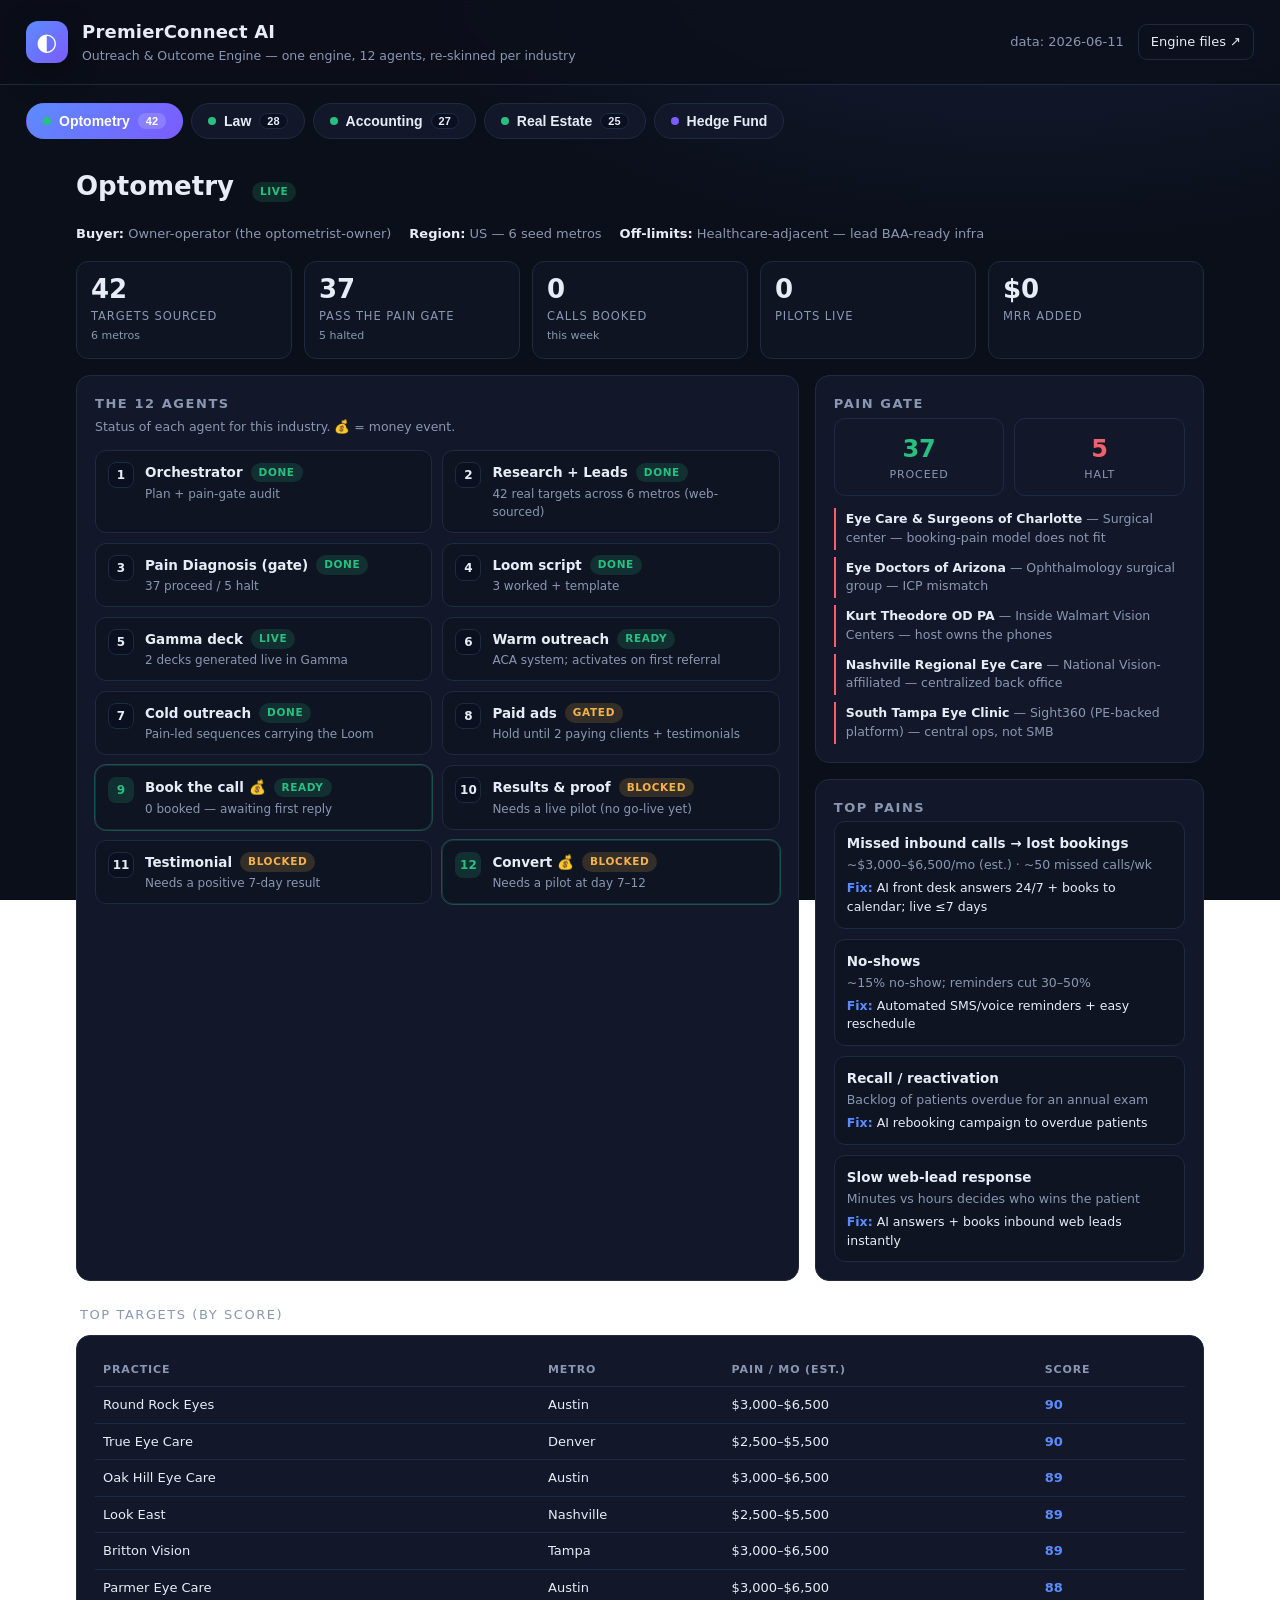
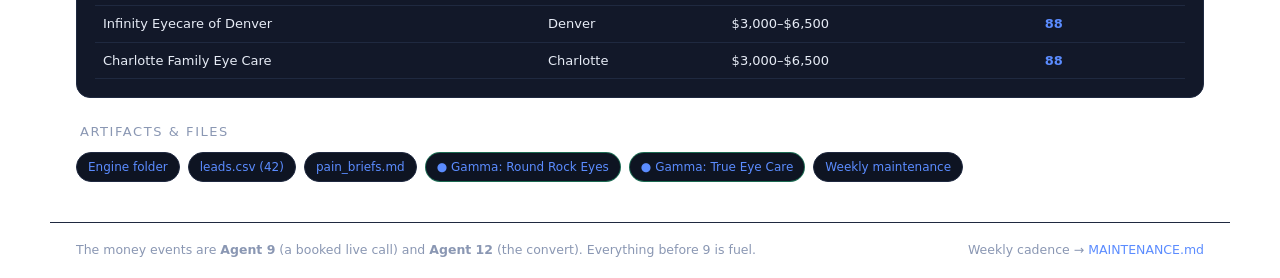
<file: index.html>
<!DOCTYPE html>
<html lang="en">
<head>
  <meta charset="UTF-8" />
  <meta name="viewport" content="width=device-width, initial-scale=1.0" />
  <title>PremierConnect AI · Outreach & Outcome Engine</title>
  <link rel="preconnect" href="https://fonts.googleapis.com" />
  <link rel="stylesheet" href="dashboard/styles.css" />
</head>
<body>
  <header class="topbar">
    <div class="brand">
      <div class="logo">◐</div>
      <div>
        <h1>PremierConnect&nbsp;AI</h1>
        <p class="tagline">Outreach &amp; Outcome Engine — one engine, 12 agents, re-skinned per industry</p>
      </div>
    </div>
    <div class="meta">
      <span id="generatedAt" class="muted">—</span>
      <a class="ghost-btn" href="engine/README.md">Engine&nbsp;files ↗</a>
    </div>
  </header>

  <!-- Industry toggle -->
  <nav id="verticalToggle" class="toggle" aria-label="Choose industry"></nav>

  <main id="app" class="app">
    <p class="muted load-note">Loading engine data… if this persists, ensure <code>dashboard/data.js</code> is present.</p>
  </main>

  <footer class="foot">
    <span>The money events are <strong>Agent&nbsp;9</strong> (a booked live call) and <strong>Agent&nbsp;12</strong> (the convert). Everything before 9 is fuel.</span>
    <span class="muted">Weekly cadence → <a href="engine/MAINTENANCE.md">MAINTENANCE.md</a></span>
  </footer>

  <script src="dashboard/data.js"></script>
  <script src="dashboard/app.js"></script>
</body>
</html>
</file>
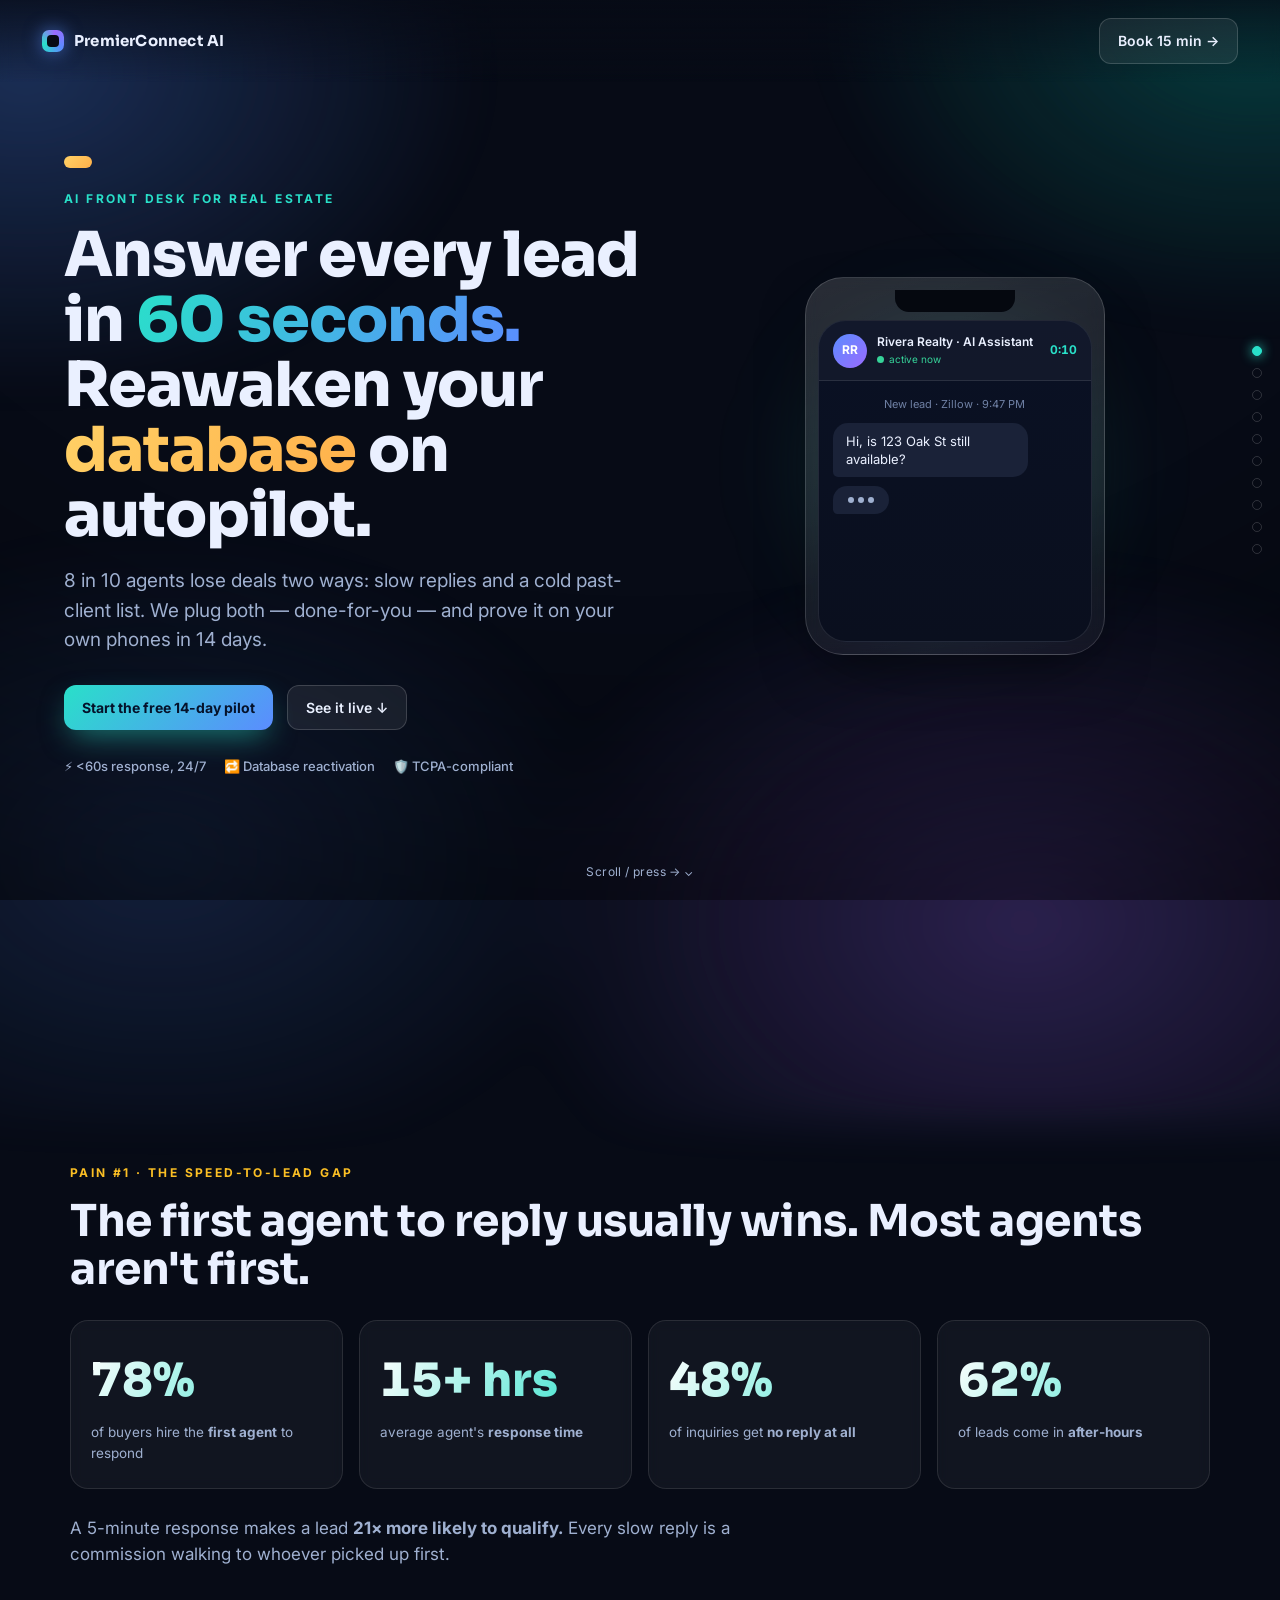
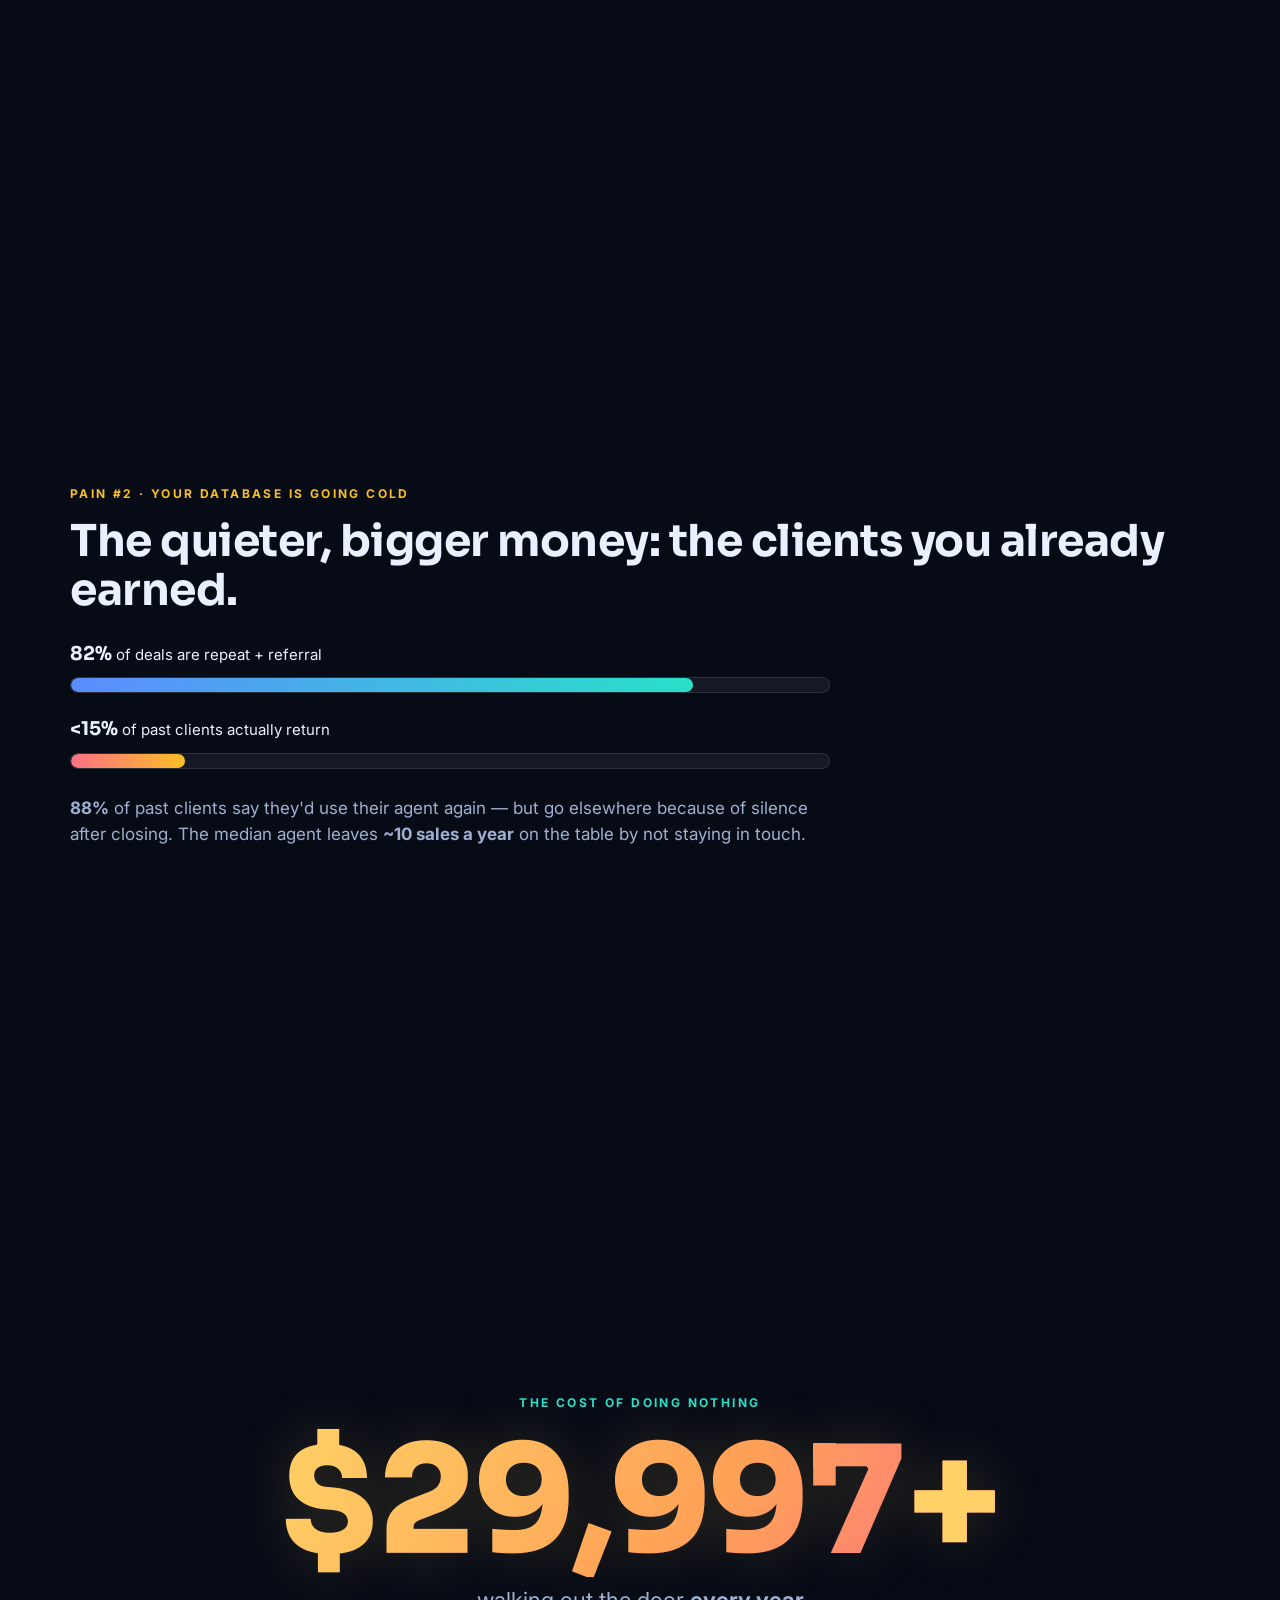
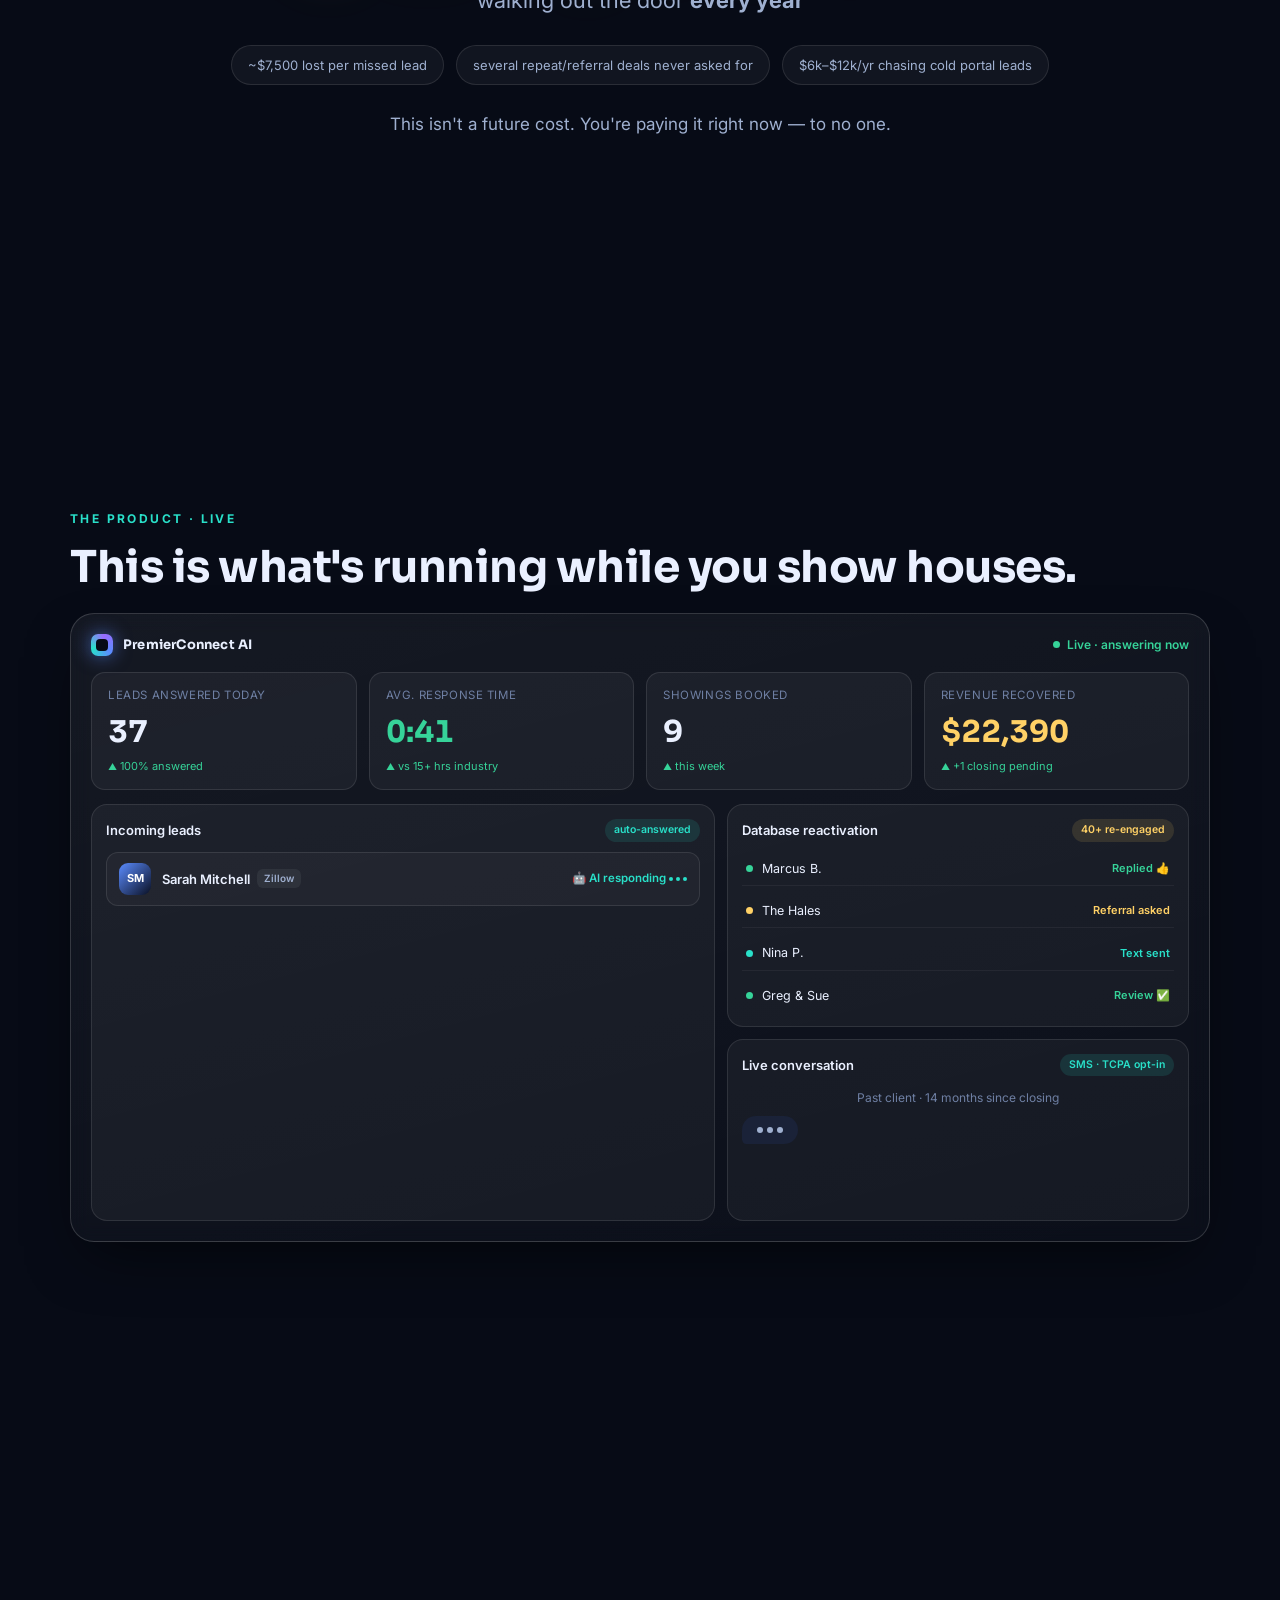
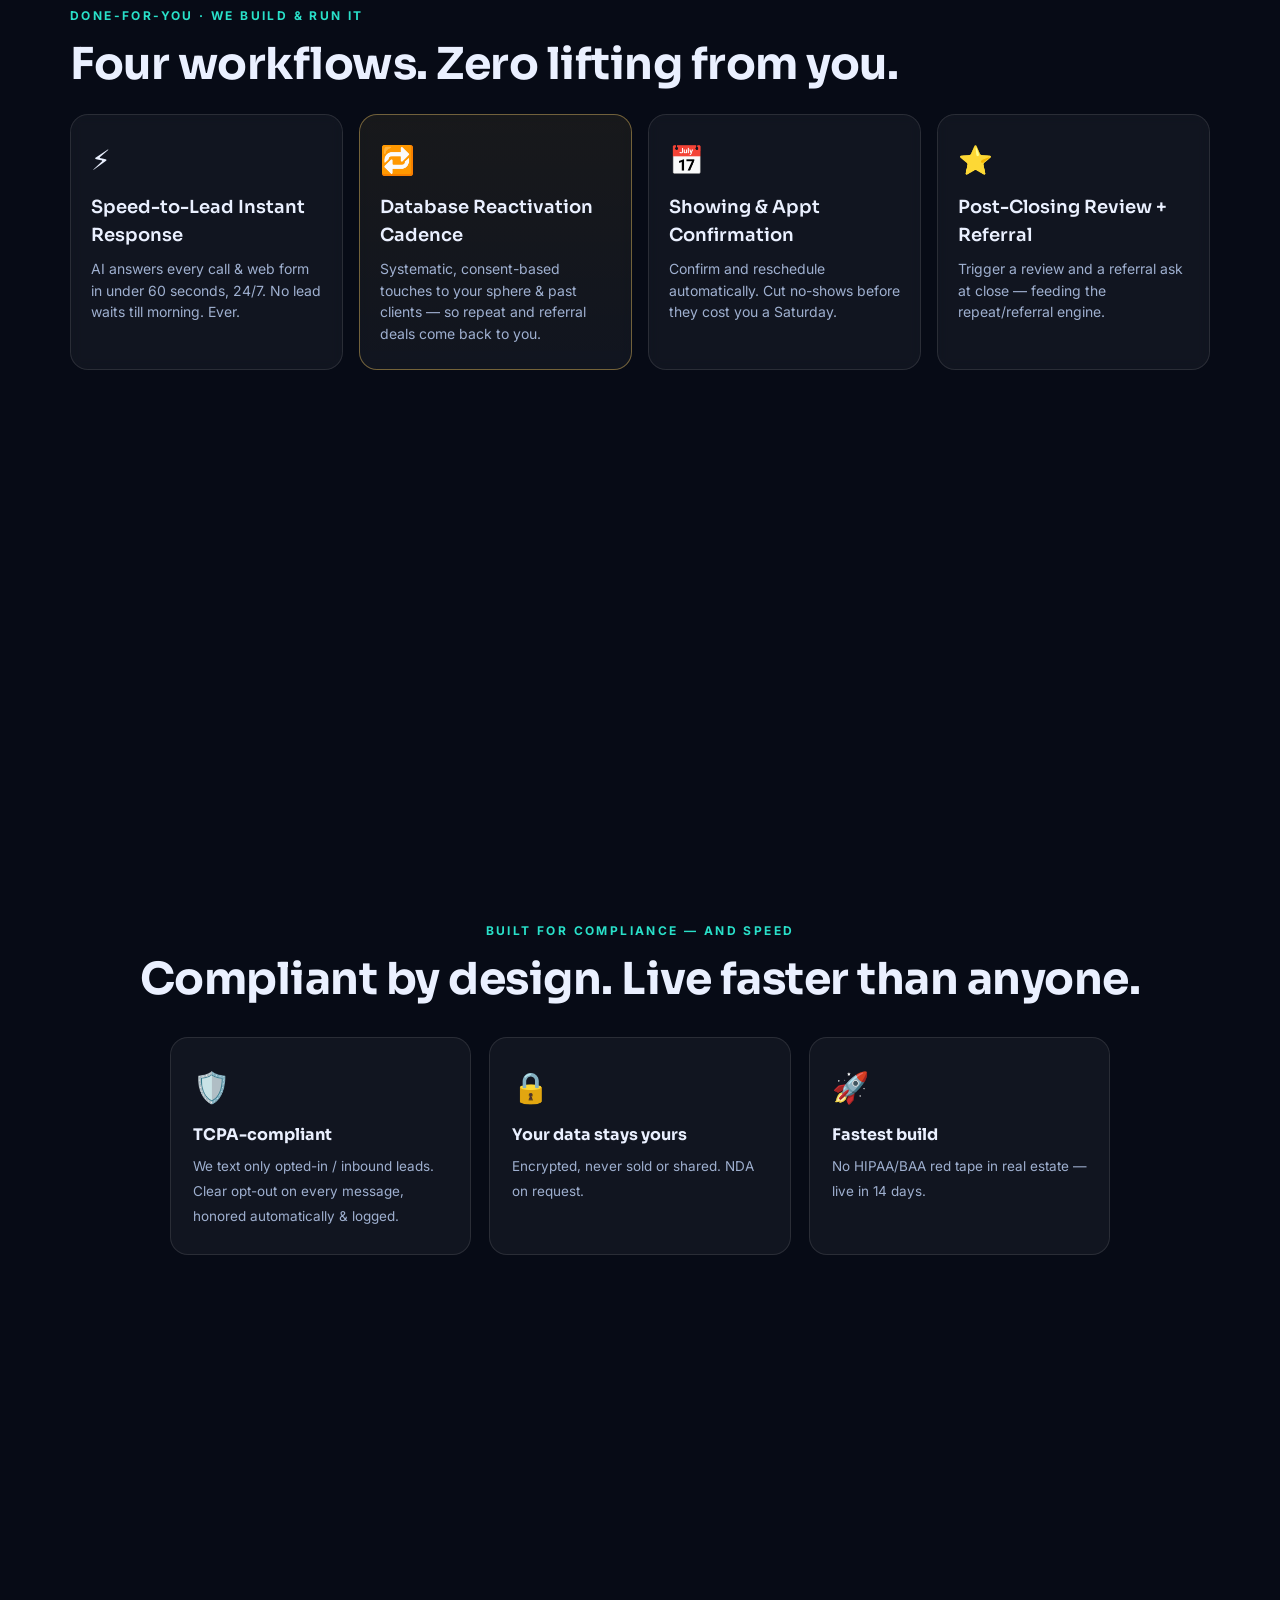
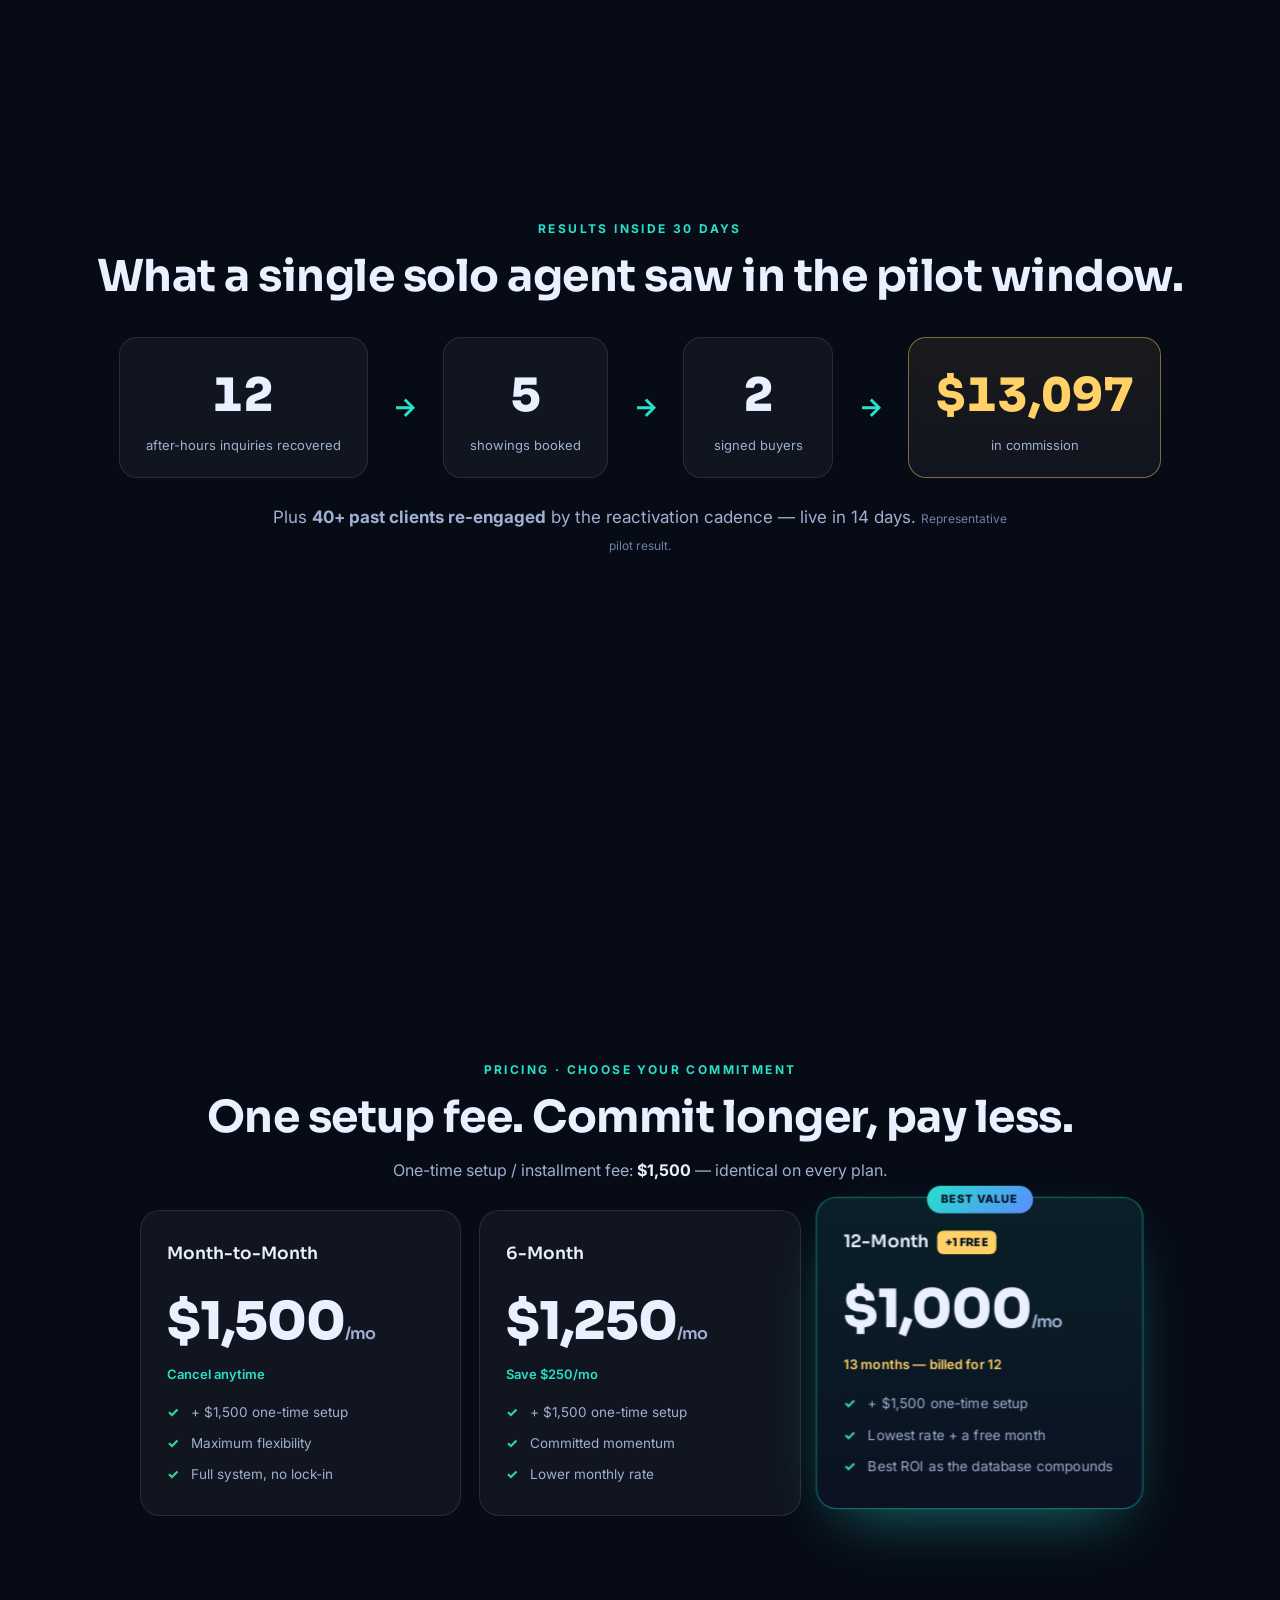
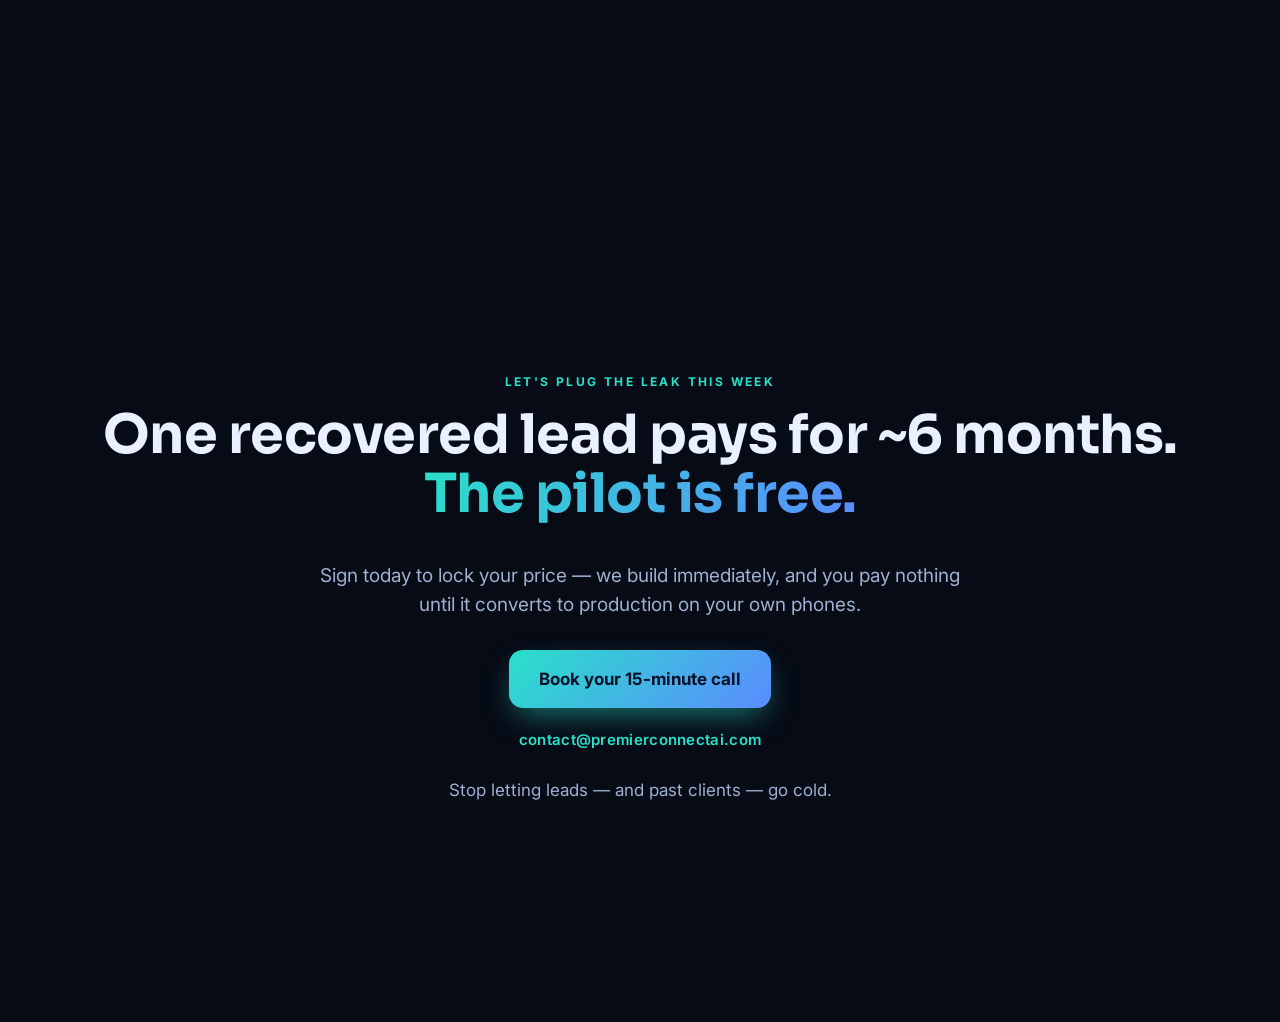
<file: demo/index.html>
<!DOCTYPE html>
<html lang="en">
<head>
<meta charset="UTF-8" />
<meta name="viewport" content="width=device-width, initial-scale=1.0" />
<title>PremierConnect AI — Live Demo · Real Estate</title>
<meta name="description" content="Done-for-you AI front desk for real estate agents: answer every lead in 60 seconds and reactivate your database on autopilot." />
<link rel="preconnect" href="https://fonts.googleapis.com" />
<link rel="preconnect" href="https://fonts.gstatic.com" crossorigin />
<link href="https://fonts.googleapis.com/css2?family=Sora:wght@400;500;600;700;800&family=Inter:wght@400;500;600;700&display=swap" rel="stylesheet" />
<link rel="stylesheet" href="styles.css" />
</head>
<body>

<!-- Fixed chrome -->
<header class="chrome">
  <div class="brand">
    <span class="brand-mark" aria-hidden="true"></span>
    <span class="brand-name">PremierConnect&nbsp;AI</span>
  </div>
  <a class="btn btn-ghost" href="#cta">Book 15&nbsp;min →</a>
</header>

<nav class="dots" id="dots" aria-label="Section navigation"></nav>
<div class="scroll-hint" id="scrollHint">Scroll&nbsp;/&nbsp;press&nbsp;→ <span>⌄</span></div>

<main id="deck">

  <!-- 1 · HERO -->
  <section class="slide hero" data-label="Start">
    <div class="hero-grid">
      <div class="hero-copy reveal">
        <div class="prepared" id="prepared" hidden></div>
        <p class="eyebrow">AI FRONT DESK FOR REAL ESTATE</p>
        <h1>Answer every lead in <span class="grad">60 seconds.</span><br />Reawaken your <span class="grad2">database</span> on autopilot.</h1>
        <p class="lede">8 in 10 agents lose deals two ways: slow replies and a cold past-client list. We plug both — done-for-you — and prove it on your own phones in 14 days.</p>
        <div class="hero-cta">
          <a class="btn btn-primary" href="#cta">Start the free 14-day pilot</a>
          <a class="btn btn-ghost" href="#dashboard">See it live ↓</a>
        </div>
        <div class="hero-trust">
          <span>⚡ &lt;60s response, 24/7</span><span>🔁 Database reactivation</span><span>🛡️ TCPA-compliant</span>
        </div>
      </div>

      <!-- Live phone mock -->
      <div class="hero-phone reveal">
        <div class="phone">
          <div class="phone-notch"></div>
          <div class="phone-screen">
            <div class="sms-head">
              <div class="sms-avatar">RR</div>
              <div>
                <div class="sms-name">Rivera Realty · AI Assistant</div>
                <div class="sms-status"><span class="live-dot"></span>active now</div>
              </div>
              <div class="sms-timer" id="heroTimer">0:00</div>
            </div>
            <div class="sms-body" id="heroThread"></div>
          </div>
        </div>
        <div class="phone-glow"></div>
      </div>
    </div>
  </section>

  <!-- 2 · PAIN 1 -->
  <section class="slide" data-label="Speed-to-lead">
    <div class="wrap reveal">
      <p class="eyebrow warn">PAIN #1 · THE SPEED-TO-LEAD GAP</p>
      <h2>The first agent to reply usually wins. Most agents aren't first.</h2>
      <div class="stat-row">
        <div class="stat"><div class="stat-num"><span data-count="78" data-suffix="%">0</span></div><div class="stat-cap">of buyers hire the <b>first agent</b> to respond</div></div>
        <div class="stat"><div class="stat-num"><span data-count="15" data-suffix="+ hrs">0</span></div><div class="stat-cap">average agent's <b>response time</b></div></div>
        <div class="stat"><div class="stat-num"><span data-count="48" data-suffix="%">0</span></div><div class="stat-cap">of inquiries get <b>no reply at all</b></div></div>
        <div class="stat"><div class="stat-num"><span data-count="62" data-suffix="%">0</span></div><div class="stat-cap">of leads come in <b>after-hours</b></div></div>
      </div>
      <p class="undertext">A 5-minute response makes a lead <b>21× more likely to qualify.</b> Every slow reply is a commission walking to whoever picked up first.</p>
    </div>
  </section>

  <!-- 3 · PAIN 2 -->
  <section class="slide" data-label="Database">
    <div class="wrap reveal">
      <p class="eyebrow warn">PAIN #2 · YOUR DATABASE IS GOING COLD</p>
      <h2>The quieter, bigger money: the clients you already earned.</h2>
      <div class="bar-compare">
        <div class="bar-block">
          <div class="bar-label"><b>82%</b> of deals are repeat&nbsp;+&nbsp;referral</div>
          <div class="bar"><div class="bar-fill" data-fill="82"></div></div>
        </div>
        <div class="bar-block">
          <div class="bar-label"><b>&lt;15%</b> of past clients actually return</div>
          <div class="bar"><div class="bar-fill thin" data-fill="15"></div></div>
        </div>
      </div>
      <p class="undertext"><b>88%</b> of past clients say they'd use their agent again — but go elsewhere because of silence after closing. The median agent leaves <b>~10 sales a year</b> on the table by not staying in touch.</p>
    </div>
  </section>

  <!-- 4 · COST -->
  <section class="slide cost" data-label="The cost">
    <div class="wrap reveal center">
      <p class="eyebrow">THE COST OF DOING NOTHING</p>
      <div class="odometer">$<span data-count="30000" data-comma="1">0</span><span class="plus">+</span></div>
      <p class="odo-cap">walking out the door <b>every year</b></p>
      <div class="cost-pills">
        <span class="pill">~$7,500 lost per missed lead</span>
        <span class="pill">several repeat/referral deals never asked for</span>
        <span class="pill">$6k–$12k/yr chasing cold portal leads</span>
      </div>
      <p class="undertext">This isn't a future cost. You're paying it right now — to no one.</p>
    </div>
  </section>

  <!-- 5 · LIVE DASHBOARD -->
  <section class="slide dash-slide" id="dashboard" data-label="Live demo">
    <div class="wrap reveal">
      <p class="eyebrow">THE PRODUCT · LIVE</p>
      <h2 class="dash-title">This is what's running while you show houses.</h2>

      <div class="dashboard">
        <div class="dash-head">
          <div class="brand small"><span class="brand-mark" aria-hidden="true"></span><span class="brand-name">PremierConnect&nbsp;AI</span></div>
          <div class="dash-live"><span class="live-dot"></span>Live · answering now</div>
        </div>

        <!-- KPIs -->
        <div class="kpis">
          <div class="kpi"><div class="kpi-label">Leads answered today</div><div class="kpi-val"><span data-count="37">0</span></div><div class="kpi-trend up">100% answered</div></div>
          <div class="kpi"><div class="kpi-label">Avg. response time</div><div class="kpi-val"><span class="green">0:41</span></div><div class="kpi-trend up">vs 15+ hrs industry</div></div>
          <div class="kpi"><div class="kpi-label">Showings booked</div><div class="kpi-val"><span data-count="9">0</span></div><div class="kpi-trend up">this week</div></div>
          <div class="kpi"><div class="kpi-label">Revenue recovered</div><div class="kpi-val gold">$<span id="revenue" data-count="22500" data-comma="1">0</span></div><div class="kpi-trend up">+1 closing pending</div></div>
        </div>

        <div class="dash-grid">
          <!-- Lead feed -->
          <div class="panel">
            <div class="panel-head"><span>Incoming leads</span><span class="panel-tag">auto-answered</span></div>
            <ul class="feed" id="leadFeed"></ul>
          </div>

          <!-- Right column -->
          <div class="dash-col">
            <div class="panel">
              <div class="panel-head"><span>Database reactivation</span><span class="panel-tag gold">40+ re-engaged</span></div>
              <ul class="feed compact" id="dbFeed"></ul>
            </div>
            <div class="panel phone-panel">
              <div class="panel-head"><span>Live conversation</span><span class="panel-tag">SMS · TCPA opt-in</span></div>
              <div class="mini-thread" id="dashThread"></div>
            </div>
          </div>
        </div>
      </div>
    </div>
  </section>

  <!-- 6 · WORKFLOWS -->
  <section class="slide" data-label="How it works">
    <div class="wrap reveal">
      <p class="eyebrow">DONE-FOR-YOU · WE BUILD &amp; RUN IT</p>
      <h2>Four workflows. Zero lifting from you.</h2>
      <div class="cards">
        <div class="card"><div class="card-ic">⚡</div><h3>Speed-to-Lead Instant Response</h3><p>AI answers every call &amp; web form in under 60 seconds, 24/7. No lead waits till morning. Ever.</p></div>
        <div class="card hot"><div class="card-ic">🔁</div><h3>Database Reactivation Cadence</h3><p>Systematic, consent-based touches to your sphere &amp; past clients — so repeat and referral deals come back to you.</p></div>
        <div class="card"><div class="card-ic">📅</div><h3>Showing &amp; Appt Confirmation</h3><p>Confirm and reschedule automatically. Cut no-shows before they cost you a Saturday.</p></div>
        <div class="card"><div class="card-ic">⭐</div><h3>Post-Closing Review + Referral</h3><p>Trigger a review and a referral ask at close — feeding the repeat/referral engine.</p></div>
      </div>
    </div>
  </section>

  <!-- 7 · COMPLIANCE -->
  <section class="slide" data-label="Compliance">
    <div class="wrap reveal center">
      <p class="eyebrow">BUILT FOR COMPLIANCE — AND SPEED</p>
      <h2>Compliant by design. Live faster than anyone.</h2>
      <div class="badges">
        <div class="badge"><div class="badge-ic">🛡️</div><b>TCPA-compliant</b><span>We text only opted-in / inbound leads. Clear opt-out on every message, honored automatically &amp; logged.</span></div>
        <div class="badge"><div class="badge-ic">🔒</div><b>Your data stays yours</b><span>Encrypted, never sold or shared. NDA on request.</span></div>
        <div class="badge"><div class="badge-ic">🚀</div><b>Fastest build</b><span>No HIPAA/BAA red tape in real estate — live in 14 days.</span></div>
      </div>
    </div>
  </section>

  <!-- 8 · PROOF -->
  <section class="slide" data-label="Proof">
    <div class="wrap reveal center">
      <p class="eyebrow">RESULTS INSIDE 30 DAYS</p>
      <h2>What a single solo agent saw in the pilot window.</h2>
      <div class="flow">
        <div class="flow-step"><div class="flow-num"><span data-count="14">0</span></div><div class="flow-cap">after-hours inquiries recovered</div></div>
        <div class="flow-arrow">→</div>
        <div class="flow-step"><div class="flow-num"><span data-count="6">0</span></div><div class="flow-cap">showings booked</div></div>
        <div class="flow-arrow">→</div>
        <div class="flow-step"><div class="flow-num"><span data-count="2">0</span></div><div class="flow-cap">signed buyers</div></div>
        <div class="flow-arrow">→</div>
        <div class="flow-step hot"><div class="flow-num gold">$<span data-count="15000" data-comma="1">0</span></div><div class="flow-cap">in commission</div></div>
      </div>
      <p class="undertext">Plus <b>40+ past clients re-engaged</b> by the reactivation cadence — live in 14 days. <span class="tiny">Representative pilot result.</span></p>
    </div>
  </section>

  <!-- 9 · PRICING -->
  <section class="slide pricing-slide" data-label="Pricing">
    <div class="wrap reveal">
      <p class="eyebrow">PRICING · CHOOSE YOUR COMMITMENT</p>
      <h2>One setup fee. Commit longer, pay less.</h2>
      <p class="setup-note">One-time setup / installment fee: <b>$1,500</b> — identical on every plan.</p>
      <div class="tiers">
        <div class="tier">
          <div class="tier-name">Month-to-Month</div>
          <div class="tier-price">$1,500<span>/mo</span></div>
          <div class="tier-sub">Cancel anytime</div>
          <ul><li>+ $1,500 one-time setup</li><li>Maximum flexibility</li><li>Full system, no lock-in</li></ul>
        </div>
        <div class="tier">
          <div class="tier-name">6-Month</div>
          <div class="tier-price">$1,250<span>/mo</span></div>
          <div class="tier-sub">Save $250/mo</div>
          <ul><li>+ $1,500 one-time setup</li><li>Committed momentum</li><li>Lower monthly rate</li></ul>
        </div>
        <div class="tier best">
          <div class="tier-flag">BEST VALUE</div>
          <div class="tier-name">12-Month <span class="free">+1 FREE</span></div>
          <div class="tier-price">$1,000<span>/mo</span></div>
          <div class="tier-sub">13 months — billed for 12</div>
          <ul><li>+ $1,500 one-time setup</li><li>Lowest rate + a free month</li><li>Best ROI as the database compounds</li></ul>
        </div>
      </div>
    </div>
  </section>

  <!-- 10 · CTA -->
  <section class="slide cta-slide" id="cta" data-label="Get started">
    <div class="wrap reveal center">
      <p class="eyebrow">LET'S PLUG THE LEAK THIS WEEK</p>
      <h2 class="cta-h">One recovered lead pays for ~6 months.<br /><span class="grad">The pilot is free.</span></h2>
      <p class="lede center-lede">Sign today to lock your price — we build immediately, and you pay nothing until it converts to production on your own phones.</p>
      <div class="hero-cta center">
        <a class="btn btn-primary big" href="mailto:contact@premierconnectai.com?subject=Book%20my%2015-minute%20PremierConnect%20AI%20setup%20call">Book your 15-minute call</a>
      </div>
      <p class="cta-contact">contact@premierconnectai.com</p>
      <p class="undertext">Stop letting leads — and past clients — go cold.</p>
    </div>
  </section>

</main>

<noscript><p style="text-align:center;padding:2rem;color:#9fb0d0">This interactive demo needs JavaScript enabled.</p></noscript>
<script src="app.js"></script>
</body>
</html>
</file>
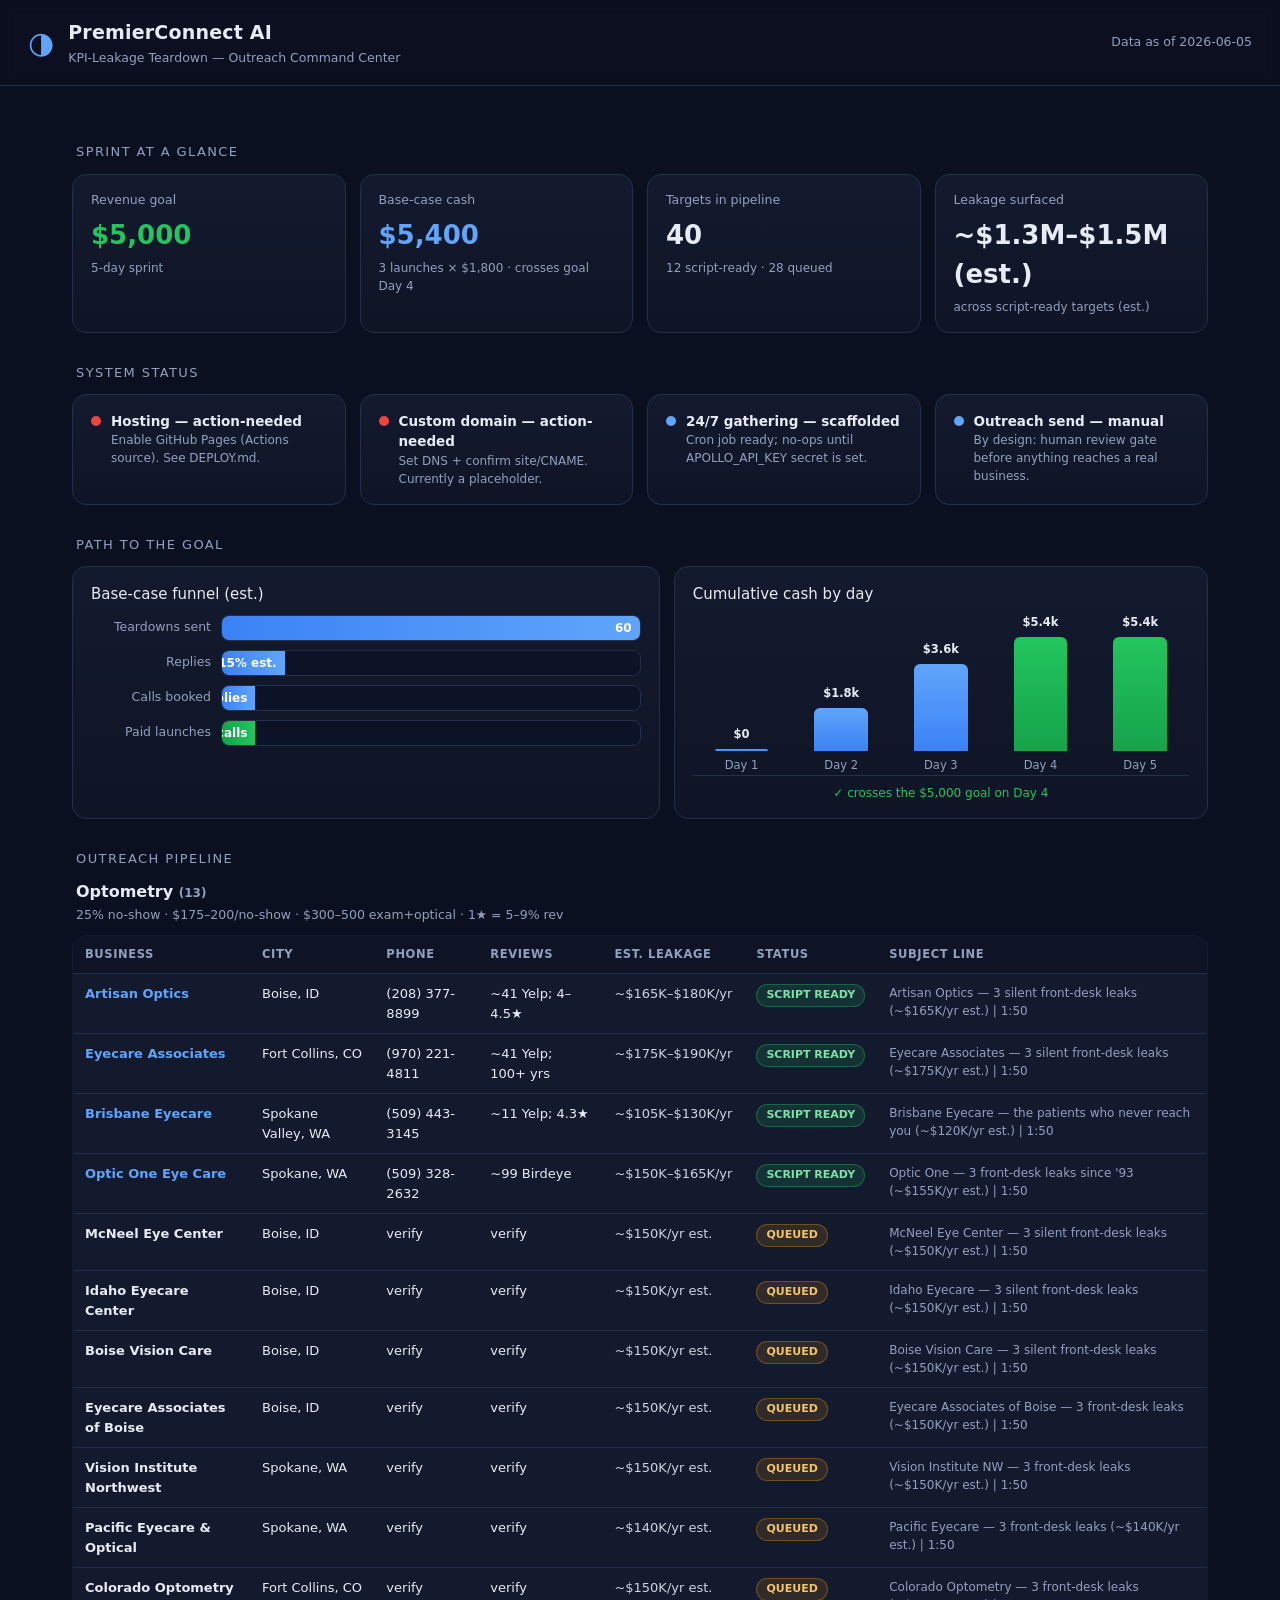
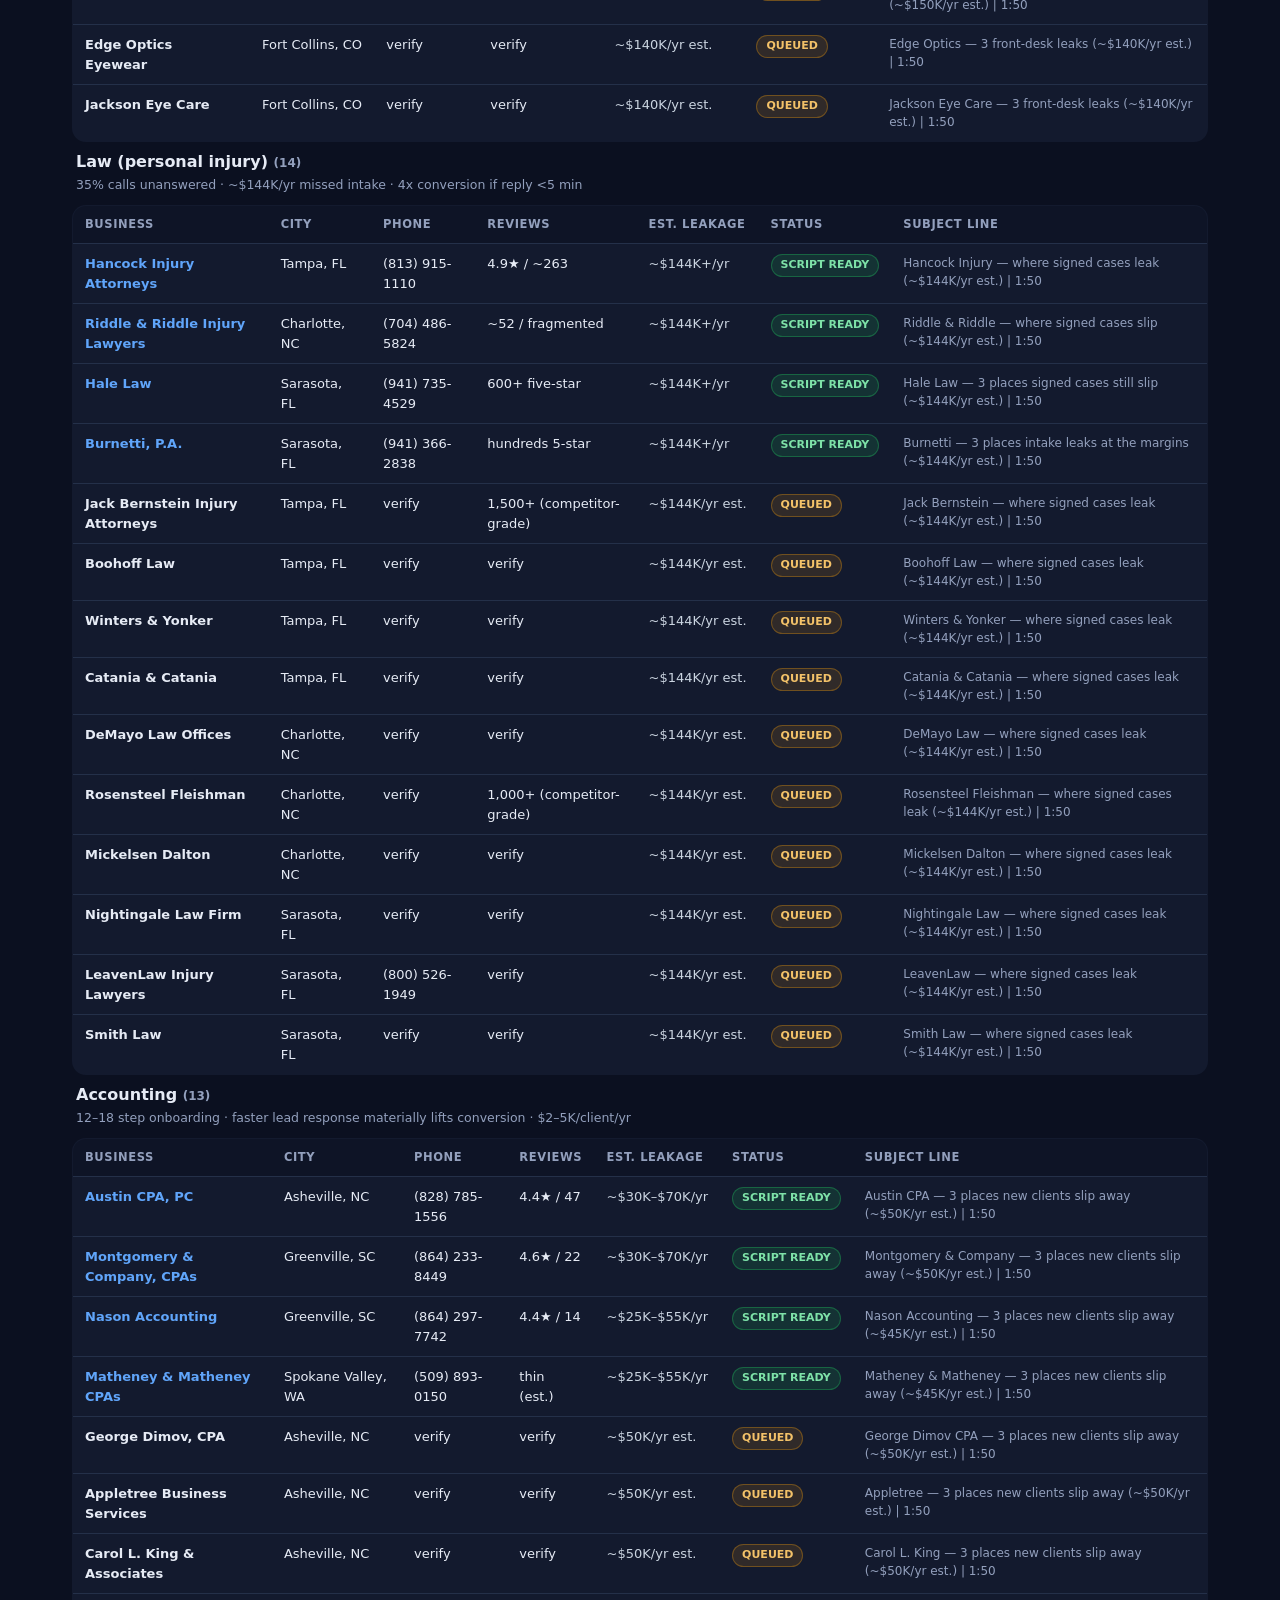
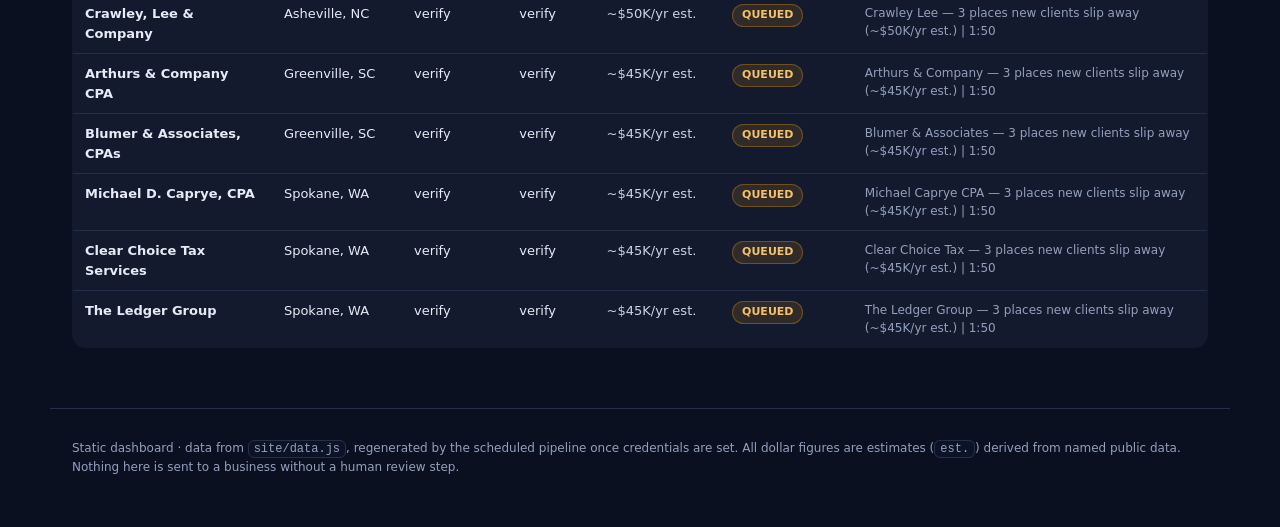
<file: site/index.html>
<!doctype html>
<html lang="en">
<head>
  <meta charset="utf-8" />
  <meta name="viewport" content="width=device-width, initial-scale=1" />
  <title>PremierConnect AI — KPI-Leakage Teardown Dashboard</title>
  <link rel="stylesheet" href="styles.css" />
</head>
<body>
  <header class="topbar">
    <div class="brand">
      <span class="logo">◑</span>
      <div>
        <h1>PremierConnect AI</h1>
        <p class="tag">KPI-Leakage Teardown — Outreach Command Center</p>
      </div>
    </div>
    <div class="generated" id="generated"></div>
  </header>

  <main id="app">
    <p class="loading">Loading dashboard…</p>
  </main>

  <footer class="foot">
    <p>Static dashboard · data from <code>site/data.js</code>, regenerated by the scheduled pipeline once credentials are set.
    All dollar figures are estimates (<code>est.</code>) derived from named public data. Nothing here is sent to a business without a human review step.</p>
  </footer>

  <script src="data.js"></script>
  <script src="app.js"></script>
</body>
</html>
</file>
<file: dashboard/styles.css>
/* PremierConnect AI — engine dashboard. Dependency-free, dark, opens via file:// or any host. */
:root{
  --bg:#0b0f1a; --panel:#121829; --panel-2:#0e1422; --line:#1f2940;
  --txt:#e7ecf6; --muted:#8a97b3; --accent:#5b8cff; --accent-2:#7c5bff;
  --green:#28c081; --amber:#f5b14c; --red:#f0616d; --gray:#5b6b8c;
  --radius:14px; --shadow:0 10px 30px rgba(0,0,0,.35);
}
*{box-sizing:border-box}
html,body{margin:0;padding:0}
body{
  background:radial-gradient(1200px 600px at 80% -10%, #16203a 0%, var(--bg) 55%) fixed;
  color:var(--txt); font:15px/1.5 system-ui,-apple-system,"Segoe UI",Roboto,Helvetica,Arial,sans-serif;
  -webkit-font-smoothing:antialiased; min-height:100vh;
}
a{color:var(--accent);text-decoration:none}
a:hover{text-decoration:underline}
.muted{color:var(--muted)}
code{background:#0a1020;border:1px solid var(--line);padding:1px 6px;border-radius:6px;font-size:.85em}

/* top bar */
.topbar{display:flex;align-items:center;justify-content:space-between;gap:16px;
  padding:18px 26px;border-bottom:1px solid var(--line);position:sticky;top:0;
  background:rgba(11,15,26,.82);backdrop-filter:blur(8px);z-index:10}
.brand{display:flex;align-items:center;gap:14px}
.logo{width:42px;height:42px;border-radius:12px;display:grid;place-items:center;font-size:24px;
  background:linear-gradient(135deg,var(--accent),var(--accent-2));color:#fff;box-shadow:var(--shadow)}
.topbar h1{margin:0;font-size:18px;letter-spacing:.2px}
.tagline{margin:2px 0 0;font-size:12.5px;color:var(--muted)}
.meta{display:flex;align-items:center;gap:14px;font-size:13px}
.ghost-btn{border:1px solid var(--line);padding:7px 12px;border-radius:9px;color:var(--txt)}
.ghost-btn:hover{border-color:var(--accent);text-decoration:none}

/* toggle */
.toggle{display:flex;gap:8px;flex-wrap:wrap;padding:18px 26px 4px}
.toggle button{
  border:1px solid var(--line);background:var(--panel);color:var(--txt);
  padding:9px 16px;border-radius:999px;cursor:pointer;font-size:14px;font-weight:600;
  display:flex;align-items:center;gap:8px;transition:.15s}
.toggle button:hover{border-color:var(--accent)}
.toggle button.active{background:linear-gradient(135deg,var(--accent),var(--accent-2));border-color:transparent;color:#fff}
.toggle button .dot{width:8px;height:8px;border-radius:50%}
.toggle .pill{font-size:11px;padding:1px 7px;border-radius:999px;background:#0a1020;border:1px solid var(--line)}
.toggle button.active .pill{background:rgba(255,255,255,.16);border-color:transparent;color:#fff}

/* layout */
.app{padding:18px 26px 40px;max-width:1180px;margin:0 auto}
.load-note{padding:40px 0}
.row{display:grid;gap:16px}
.cols-2{grid-template-columns:1.3fr .7fr}
@media(max-width:880px){.cols-2{grid-template-columns:1fr}}
.panel{background:var(--panel);border:1px solid var(--line);border-radius:var(--radius);padding:18px 18px}
.panel h2{margin:0 0 4px;font-size:13px;text-transform:uppercase;letter-spacing:.12em;color:var(--muted)}
.panel .sub{font-size:12.5px;color:var(--muted);margin:0 0 14px}

/* hero / config line */
.hero{display:flex;flex-wrap:wrap;gap:18px;align-items:baseline;margin:6px 0 18px}
.hero .vname{font-size:26px;font-weight:800;margin:0}
.hero .badge-status{font-size:12px;font-weight:700;padding:4px 10px;border-radius:999px}
.hero .cfg{display:flex;gap:18px;flex-wrap:wrap;color:var(--muted);font-size:13px}
.hero .cfg b{color:var(--txt);font-weight:600}
.hero .pitch{flex-basis:100%;width:100%;margin:2px 0 0;font-size:15px;font-weight:600;
  color:var(--txt);border-left:3px solid var(--accent);padding:4px 0 4px 12px;max-width:760px}

/* KPI cards */
.kpis{display:grid;grid-template-columns:repeat(5,1fr);gap:12px;margin-bottom:16px}
@media(max-width:880px){.kpis{grid-template-columns:repeat(2,1fr)}}
.kpi{background:var(--panel-2);border:1px solid var(--line);border-radius:12px;padding:14px}
.kpi .n{font-size:26px;font-weight:800;line-height:1}
.kpi .l{font-size:11.5px;color:var(--muted);margin-top:6px;text-transform:uppercase;letter-spacing:.08em}
.kpi.money .n{color:var(--green)}
.kpi.zero .n{color:var(--txt)}
.kpi .hint{font-size:11px;color:var(--muted);margin-top:2px}

/* agents grid */
.agents{display:grid;grid-template-columns:repeat(2,1fr);gap:10px}
@media(max-width:880px){.agents{grid-template-columns:1fr}}
.agent{display:flex;gap:11px;align-items:flex-start;background:var(--panel-2);
  border:1px solid var(--line);border-radius:11px;padding:11px 12px}
.agent .num{width:26px;height:26px;flex:0 0 26px;border-radius:8px;display:grid;place-items:center;
  font-weight:800;font-size:12px;background:#0a1020;border:1px solid var(--line)}
.agent .body{flex:1;min-width:0}
.agent .name{font-weight:700;font-size:13.5px;display:flex;align-items:center;gap:8px}
.agent .note{font-size:12px;color:var(--muted);margin-top:2px}
.agent.money{outline:1px solid rgba(40,192,129,.35)}
.agent.money .num{background:rgba(40,192,129,.16);border-color:transparent;color:var(--green)}

/* badges */
.badge{font-size:10.5px;font-weight:800;padding:2px 8px;border-radius:999px;text-transform:uppercase;letter-spacing:.06em;white-space:nowrap}
.b-done,.b-ready,.b-live{background:rgba(40,192,129,.16);color:var(--green)}
.b-gated,.b-blocked,.b-queued{background:rgba(245,177,76,.16);color:var(--amber)}
.b-halt,.b-stop{background:rgba(240,97,109,.16);color:var(--red)}
.b-na{background:#0a1020;color:var(--muted)}

/* pains + gate + leads */
.list{list-style:none;margin:0;padding:0;display:grid;gap:10px}
.pain{background:var(--panel-2);border:1px solid var(--line);border-radius:11px;padding:11px 12px}
.pain .t{font-weight:700;font-size:13.5px}
.pain .e{font-size:12.5px;color:var(--muted);margin-top:3px}
.pain .fix{font-size:12.5px;margin-top:4px}
.pain .fix b{color:var(--accent)}
.gate{display:flex;gap:10px;margin-bottom:12px}
.gate .g{flex:1;text-align:center;border-radius:11px;padding:12px;border:1px solid var(--line)}
.gate .g .n{font-size:24px;font-weight:800}
.gate .proceed .n{color:var(--green)}
.gate .halt .n{color:var(--red)}
.gate .g .l{font-size:11px;color:var(--muted);text-transform:uppercase;letter-spacing:.08em}
.halt-list{list-style:none;margin:8px 0 0;padding:0;display:grid;gap:7px}
.halt-list li{font-size:12.5px;color:var(--muted);border-left:2px solid var(--red);padding:2px 0 2px 10px}
.halt-list b{color:var(--txt)}
table.leads{width:100%;border-collapse:collapse;font-size:13px}
table.leads th,table.leads td{text-align:left;padding:8px 8px;border-bottom:1px solid var(--line)}
table.leads th{font-size:11px;text-transform:uppercase;letter-spacing:.08em;color:var(--muted);font-weight:700}
table.leads td.score{font-weight:800;color:var(--accent)}
.chips{display:flex;gap:8px;flex-wrap:wrap;margin-top:6px}
.chip{font-size:12px;border:1px solid var(--line);border-radius:999px;padding:5px 11px;background:var(--panel-2)}
.chip.live{border-color:rgba(40,192,129,.5)}
.note-box{font-size:13px;color:var(--muted);background:var(--panel-2);border:1px dashed var(--line);border-radius:11px;padding:12px 14px}
.section-title{font-size:13px;text-transform:uppercase;letter-spacing:.12em;color:var(--muted);margin:24px 4px 10px}
.foot{display:flex;justify-content:space-between;gap:14px;flex-wrap:wrap;
  padding:18px 26px;border-top:1px solid var(--line);font-size:12.5px;color:var(--muted);max-width:1180px;margin:0 auto}
</file>
<file: demo/styles.css>
/* ============================================================
   PremierConnect AI — interactive demo
   Dark, modern, motion-forward. Self-contained (one font import).
   ============================================================ */

:root{
  --bg:#070b16;
  --bg-2:#0a1024;
  --card:rgba(255,255,255,.045);
  --card-2:rgba(255,255,255,.07);
  --brd:rgba(255,255,255,.10);
  --brd-2:rgba(255,255,255,.16);
  --text:#eaf0ff;
  --muted:#9fb0d0;
  --muted-2:#6f80a4;
  --brand:#5b8cff;
  --brand-2:#29e0c9;
  --violet:#9a6bff;
  --gold:#ffd166;
  --good:#36d399;
  --warn:#fbbf24;
  --rose:#fb7185;
  --shadow:0 24px 60px -20px rgba(0,0,0,.65);
  --r:18px;
  font-synthesis:none;
}

*{box-sizing:border-box;margin:0;padding:0}
html{scroll-behavior:smooth;scroll-snap-type:y proximity}
body{
  background:var(--bg);
  color:var(--text);
  font-family:"Inter",system-ui,-apple-system,"Segoe UI",Roboto,sans-serif;
  line-height:1.55;
  overflow-x:hidden;
  -webkit-font-smoothing:antialiased;
}

/* ---- animated mesh background ---- */
body::before{
  content:"";
  position:fixed;inset:-25%;
  z-index:-2;
  background:
    radial-gradient(40% 40% at 18% 22%, rgba(91,140,255,.28), transparent 60%),
    radial-gradient(38% 38% at 82% 18%, rgba(41,224,201,.22), transparent 60%),
    radial-gradient(45% 45% at 70% 85%, rgba(154,107,255,.24), transparent 60%),
    radial-gradient(40% 40% at 25% 80%, rgba(91,140,255,.16), transparent 60%);
  filter:blur(20px) saturate(125%);
  animation:drift 26s ease-in-out infinite alternate;
}
body::after{ /* subtle grain/vignette */
  content:"";position:fixed;inset:0;z-index:-1;pointer-events:none;
  background:radial-gradient(120% 120% at 50% 0%, transparent 55%, rgba(0,0,0,.55));
}
@keyframes drift{
  0%{transform:translate3d(0,0,0) scale(1)}
  50%{transform:translate3d(2%,-2%,0) scale(1.08)}
  100%{transform:translate3d(-2%,1%,0) scale(1.04)}
}

/* ---- fixed chrome ---- */
.chrome{
  position:fixed;top:0;left:0;right:0;z-index:50;
  display:flex;align-items:center;justify-content:space-between;
  padding:18px clamp(18px,4vw,42px);
  background:linear-gradient(to bottom,rgba(7,11,22,.7),transparent);
  backdrop-filter:blur(6px);
}
.brand{display:flex;align-items:center;gap:10px;font-family:"Sora",sans-serif;font-weight:700;letter-spacing:.2px}
.brand-name{font-size:15px}
.brand.small .brand-name{font-size:13px}
.brand-mark{
  width:22px;height:22px;border-radius:7px;
  background:conic-gradient(from 130deg,var(--brand),var(--brand-2),var(--violet),var(--brand));
  box-shadow:0 0 18px rgba(91,140,255,.6);
  position:relative;
}
.brand-mark::after{content:"";position:absolute;inset:5px;border-radius:4px;background:var(--bg)}

/* ---- buttons ---- */
.btn{
  display:inline-flex;align-items:center;gap:8px;
  font-weight:600;font-size:14px;text-decoration:none;color:var(--text);
  padding:11px 18px;border-radius:12px;border:1px solid var(--brd-2);
  background:var(--card-2);transition:transform .18s ease,box-shadow .25s ease,background .25s;
  white-space:nowrap;cursor:pointer;
}
.btn:hover{transform:translateY(-2px)}
.btn-primary{
  border:none;color:#05122a;font-weight:700;
  background:linear-gradient(135deg,var(--brand-2),var(--brand));
  box-shadow:0 12px 30px -8px rgba(41,224,201,.55);
}
.btn-primary:hover{box-shadow:0 16px 40px -8px rgba(91,140,255,.7)}
.btn-primary.big{font-size:17px;padding:16px 30px;border-radius:14px}
.btn-ghost:hover{background:var(--card-2);border-color:var(--brand)}

/* ---- nav dots ---- */
.dots{
  position:fixed;right:18px;top:50%;transform:translateY(-50%);z-index:50;
  display:flex;flex-direction:column;gap:12px;
}
.dots button{
  width:10px;height:10px;border-radius:50%;border:1px solid var(--brd-2);
  background:transparent;cursor:pointer;padding:0;transition:.25s;position:relative;
}
.dots button:hover{border-color:var(--brand-2)}
.dots button.active{background:var(--brand-2);border-color:var(--brand-2);box-shadow:0 0 12px var(--brand-2)}
.dots button .tip{
  position:absolute;right:18px;top:50%;transform:translateY(-50%) translateX(6px);
  white-space:nowrap;font-size:11px;color:var(--muted);background:var(--bg-2);
  border:1px solid var(--brd);padding:3px 8px;border-radius:7px;opacity:0;pointer-events:none;transition:.2s;
}
.dots button:hover .tip{opacity:1;transform:translateY(-50%)}

.scroll-hint{
  position:fixed;bottom:18px;left:50%;transform:translateX(-50%);z-index:40;
  font-size:12px;color:var(--muted);letter-spacing:.4px;transition:opacity .4s;
}
.scroll-hint span{display:inline-block;animation:bob 1.6s ease-in-out infinite}
@keyframes bob{0%,100%{transform:translateY(0)}50%{transform:translateY(4px)}}

/* ---- slides ---- */
.slide{
  min-height:100vh;scroll-snap-align:start;
  display:flex;align-items:center;justify-content:center;
  padding:96px clamp(20px,5vw,64px) 64px;position:relative;
}
.wrap{width:min(1140px,100%)}
.center{text-align:center;display:flex;flex-direction:column;align-items:center}

.prepared{
  display:inline-block;font-size:12px;font-weight:700;letter-spacing:.4px;color:#05122a;
  background:linear-gradient(135deg,var(--gold),#ffb04a);padding:6px 14px;border-radius:999px;margin-bottom:16px;
  box-shadow:0 8px 24px -10px rgba(255,209,102,.7);
}
.eyebrow{
  font-size:12px;font-weight:700;letter-spacing:2.4px;color:var(--brand-2);
  margin-bottom:14px;
}
.eyebrow.warn{color:var(--warn)}
h1{font-family:"Sora",sans-serif;font-weight:800;font-size:clamp(34px,5.4vw,62px);line-height:1.05;letter-spacing:-1px}
h2{font-family:"Sora",sans-serif;font-weight:700;font-size:clamp(26px,3.6vw,44px);line-height:1.1;letter-spacing:-.5px;margin-bottom:26px}
h3{font-family:"Sora",sans-serif;font-weight:600;font-size:18px;margin-bottom:8px}
.grad{background:linear-gradient(120deg,var(--brand-2),var(--brand));-webkit-background-clip:text;background-clip:text;color:transparent}
.grad2{background:linear-gradient(120deg,var(--gold),#ffb04a);-webkit-background-clip:text;background-clip:text;color:transparent}
.lede{font-size:clamp(16px,1.5vw,19px);color:var(--muted);max-width:560px;margin-top:18px}
.center-lede{max-width:640px}
.undertext{margin-top:26px;color:var(--muted);font-size:clamp(15px,1.4vw,17px);max-width:760px}
.tiny{font-size:12px;color:var(--muted-2)}

/* ---- reveal ---- */
.reveal{opacity:0;transform:translateY(28px);transition:opacity .9s cubic-bezier(.2,.7,.2,1),transform .9s cubic-bezier(.2,.7,.2,1)}
.reveal.in{opacity:1;transform:none}
@media (prefers-reduced-motion:reduce){
  .reveal{opacity:1;transform:none;transition:none}
  body::before{animation:none}
}

/* ============ HERO ============ */
.hero-grid{display:grid;grid-template-columns:1.05fr .95fr;gap:clamp(24px,4vw,64px);align-items:center;width:min(1180px,100%)}
.hero-cta{display:flex;gap:14px;margin-top:30px;flex-wrap:wrap}
.hero-cta.center{justify-content:center}
.hero-trust{display:flex;gap:18px;margin-top:26px;flex-wrap:wrap;color:var(--muted);font-size:13px;font-weight:500}
.hero-trust span{display:inline-flex;align-items:center;gap:6px}

/* phone */
.hero-phone{position:relative;display:flex;justify-content:center}
.phone-glow{position:absolute;inset:8% 18%;background:radial-gradient(circle,rgba(41,224,201,.4),transparent 70%);filter:blur(50px);z-index:-1}
.phone{
  width:300px;max-width:78vw;border-radius:38px;padding:12px;
  background:linear-gradient(160deg,rgba(255,255,255,.14),rgba(255,255,255,.04));
  border:1px solid var(--brd-2);box-shadow:var(--shadow);backdrop-filter:blur(8px);
  position:relative;
}
.phone-notch{width:120px;height:22px;background:#05080f;border-radius:0 0 14px 14px;margin:0 auto 8px}
.phone-screen{background:linear-gradient(180deg,#0a1124,#0a0f1e);border-radius:28px;overflow:hidden;border:1px solid var(--brd)}
.sms-head{display:flex;align-items:center;gap:10px;padding:12px 14px;border-bottom:1px solid var(--brd);background:rgba(255,255,255,.03)}
.sms-avatar{width:34px;height:34px;border-radius:50%;display:grid;place-items:center;font-size:12px;font-weight:700;background:linear-gradient(135deg,var(--brand),var(--violet));color:#fff}
.sms-name{font-size:12px;font-weight:600}
.sms-status{font-size:10px;color:var(--good);display:flex;align-items:center;gap:5px}
.sms-timer{margin-left:auto;font-size:12px;font-weight:700;color:var(--brand-2);font-variant-numeric:tabular-nums}
.live-dot{width:7px;height:7px;border-radius:50%;background:var(--good);box-shadow:0 0 0 0 rgba(54,211,153,.7);animation:pulse 1.8s infinite}
@keyframes pulse{0%{box-shadow:0 0 0 0 rgba(54,211,153,.6)}70%{box-shadow:0 0 0 7px rgba(54,211,153,0)}100%{box-shadow:0 0 0 0 rgba(54,211,153,0)}}
.sms-body{padding:14px;display:flex;flex-direction:column;gap:9px;min-height:260px}
.bubble{max-width:80%;padding:9px 13px;border-radius:15px;font-size:13px;line-height:1.4;animation:popin .35s cubic-bezier(.2,.8,.2,1)}
.bubble.in{align-self:flex-start;background:#1a2238;border-bottom-left-radius:5px}
.bubble.out{align-self:flex-end;background:linear-gradient(135deg,var(--brand),#3f6fe6);color:#fff;border-bottom-right-radius:5px}
.bubble.meta{align-self:center;background:transparent;color:var(--muted-2);font-size:11px;padding:2px}
.bubble.tag{align-self:flex-end;background:rgba(54,211,153,.14);color:var(--good);font-size:11px;font-weight:600;padding:5px 11px}
@keyframes popin{from{opacity:0;transform:translateY(8px) scale(.96)}to{opacity:1;transform:none}}
.typing{align-self:flex-start;background:#1a2238;padding:11px 15px;border-radius:15px;border-bottom-left-radius:5px;display:inline-flex;gap:4px}
.typing i{width:6px;height:6px;border-radius:50%;background:var(--muted);animation:blink 1.2s infinite}
.typing i:nth-child(2){animation-delay:.2s}
.typing i:nth-child(3){animation-delay:.4s}
@keyframes blink{0%,60%,100%{opacity:.3;transform:translateY(0)}30%{opacity:1;transform:translateY(-3px)}}

/* ============ STAT ROWS ============ */
.stat-row{display:grid;grid-template-columns:repeat(4,1fr);gap:16px;margin-top:8px}
.stat{background:var(--card);border:1px solid var(--brd);border-radius:var(--r);padding:24px 20px;backdrop-filter:blur(6px)}
.stat-num{font-family:"Sora",sans-serif;font-weight:800;font-size:clamp(30px,4vw,46px);background:linear-gradient(120deg,#fff,var(--brand-2));-webkit-background-clip:text;background-clip:text;color:transparent;font-variant-numeric:tabular-nums}
.stat-cap{color:var(--muted);font-size:13.5px;margin-top:6px}

/* bars */
.bar-compare{display:flex;flex-direction:column;gap:22px;max-width:760px}
.bar-label{font-size:15px;margin-bottom:8px;color:var(--text)}
.bar-label b{font-family:"Sora",sans-serif;font-size:19px}
.bar{height:16px;border-radius:10px;background:rgba(255,255,255,.06);overflow:hidden;border:1px solid var(--brd)}
.bar-fill{height:100%;width:0;border-radius:10px;background:linear-gradient(90deg,var(--brand),var(--brand-2));transition:width 1.4s cubic-bezier(.2,.7,.2,1)}
.bar-fill.thin{background:linear-gradient(90deg,var(--rose),var(--warn))}

/* ============ COST ============ */
.cost .odometer{
  font-family:"Sora",sans-serif;font-weight:800;font-size:clamp(64px,13vw,150px);line-height:1;
  letter-spacing:-3px;font-variant-numeric:tabular-nums;
  background:linear-gradient(120deg,var(--gold),#ff9d57 60%,var(--rose));
  -webkit-background-clip:text;background-clip:text;color:transparent;
  text-shadow:0 0 60px rgba(255,209,102,.18);
}
.odometer .plus{-webkit-text-fill-color:var(--gold)}
.odo-cap{font-size:clamp(16px,2vw,22px);color:var(--muted);margin-top:6px}
.cost-pills{display:flex;gap:12px;flex-wrap:wrap;justify-content:center;margin-top:28px}
.pill{background:var(--card);border:1px solid var(--brd);border-radius:999px;padding:9px 16px;font-size:13px;color:var(--muted)}

/* ============ DASHBOARD ============ */
.dash-slide{min-height:auto;padding-top:110px;padding-bottom:80px}
.dash-title{margin-bottom:22px}
.dashboard{
  background:linear-gradient(165deg,rgba(255,255,255,.06),rgba(255,255,255,.02));
  border:1px solid var(--brd-2);border-radius:24px;padding:20px;box-shadow:var(--shadow);backdrop-filter:blur(10px);
}
.dash-head{display:flex;align-items:center;justify-content:space-between;margin-bottom:16px}
.dash-live{font-size:12px;color:var(--good);display:flex;align-items:center;gap:7px;font-weight:600}
.kpis{display:grid;grid-template-columns:repeat(4,1fr);gap:12px;margin-bottom:14px}
.kpi{background:var(--card);border:1px solid var(--brd);border-radius:14px;padding:14px 16px}
.kpi-label{font-size:11.5px;color:var(--muted-2);text-transform:uppercase;letter-spacing:.6px}
.kpi-val{font-family:"Sora",sans-serif;font-weight:700;font-size:clamp(22px,2.6vw,30px);margin-top:4px;font-variant-numeric:tabular-nums}
.kpi-val .green{color:var(--good)}
.kpi-val.gold{color:var(--gold)}
.kpi-trend{font-size:11px;margin-top:3px;color:var(--muted)}
.kpi-trend.up{color:var(--good)}
.kpi-trend.up::before{content:"▲ ";font-size:9px}

.dash-grid{display:grid;grid-template-columns:1.15fr .85fr;gap:12px}
.dash-col{display:flex;flex-direction:column;gap:12px}
.panel{background:var(--card);border:1px solid var(--brd);border-radius:16px;padding:14px}
.panel-head{display:flex;align-items:center;justify-content:space-between;font-size:13px;font-weight:600;margin-bottom:10px;color:var(--text)}
.panel-tag{font-size:10.5px;font-weight:600;color:var(--brand-2);background:rgba(41,224,201,.12);padding:3px 9px;border-radius:999px}
.panel-tag.gold{color:var(--gold);background:rgba(255,209,102,.12)}

.feed{list-style:none;display:flex;flex-direction:column;gap:8px;min-height:230px}
.feed.compact{min-height:120px}
.lead{
  display:flex;align-items:center;gap:11px;padding:10px 12px;border-radius:12px;
  background:rgba(255,255,255,.03);border:1px solid var(--brd);
  animation:slidein .5s cubic-bezier(.2,.8,.2,1);
}
@keyframes slidein{from{opacity:0;transform:translateY(-10px) scale(.98)}to{opacity:1;transform:none}}
.lead-av{width:32px;height:32px;border-radius:9px;display:grid;place-items:center;font-size:11px;font-weight:700;color:#fff;flex:none}
.lead-main{flex:1;min-width:0}
.lead-name{font-size:13px;font-weight:600;display:flex;align-items:center;gap:7px}
.lead-src{font-size:11px;color:var(--muted-2)}
.lead-chip{font-size:10px;font-weight:600;padding:2px 7px;border-radius:6px;background:rgba(255,255,255,.06);color:var(--muted)}
.lead-status{font-size:11.5px;font-weight:600;text-align:right;white-space:nowrap}
.s-ring{color:var(--warn)}
.s-ai{color:var(--brand-2)}
.s-done{color:var(--good)}
.s-dots{display:inline-flex;gap:3px;vertical-align:middle}
.s-dots i{width:4px;height:4px;border-radius:50%;background:currentColor;animation:blink 1.1s infinite}
.s-dots i:nth-child(2){animation-delay:.15s}.s-dots i:nth-child(3){animation-delay:.3s}

.db-item{display:flex;align-items:center;gap:9px;font-size:12.5px;padding:7px 4px;border-bottom:1px solid rgba(255,255,255,.05)}
.db-item:last-child{border:none}
.db-dot{width:7px;height:7px;border-radius:50%;flex:none}
.db-name{flex:1;color:var(--text)}
.db-status{font-size:11px;font-weight:600}

/* mini thread in dashboard */
.phone-panel{flex:1}
.mini-thread{display:flex;flex-direction:column;gap:7px;min-height:120px;padding-top:2px}
.mini-thread .bubble{font-size:12px;max-width:88%}

/* ============ CARDS ============ */
.cards{display:grid;grid-template-columns:repeat(4,1fr);gap:16px;margin-top:8px}
.card{background:var(--card);border:1px solid var(--brd);border-radius:var(--r);padding:24px 20px;transition:transform .25s,border-color .25s,background .25s;backdrop-filter:blur(6px)}
.card:hover{transform:translateY(-6px);border-color:var(--brand);background:var(--card-2)}
.card.hot{border-color:rgba(255,209,102,.4);background:linear-gradient(180deg,rgba(255,209,102,.07),var(--card))}
.card-ic{font-size:28px;margin-bottom:12px}
.card p{color:var(--muted);font-size:14px}

/* ============ COMPLIANCE BADGES ============ */
.badges{display:grid;grid-template-columns:repeat(3,1fr);gap:18px;margin-top:8px;width:min(940px,100%)}
.badge{background:var(--card);border:1px solid var(--brd);border-radius:var(--r);padding:26px 22px;text-align:left}
.badge-ic{font-size:30px;margin-bottom:12px}
.badge b{font-family:"Sora",sans-serif;display:block;margin-bottom:6px;font-size:16px}
.badge span{color:var(--muted);font-size:13.5px}

/* ============ PROOF FLOW ============ */
.flow{display:flex;align-items:center;justify-content:center;gap:clamp(10px,2vw,26px);flex-wrap:wrap;margin-top:10px}
.flow-step{background:var(--card);border:1px solid var(--brd);border-radius:var(--r);padding:22px 26px;min-width:150px;backdrop-filter:blur(6px)}
.flow-step.hot{border-color:rgba(255,209,102,.45);background:linear-gradient(180deg,rgba(255,209,102,.08),var(--card))}
.flow-num{font-family:"Sora",sans-serif;font-weight:800;font-size:clamp(30px,4vw,46px);font-variant-numeric:tabular-nums}
.flow-num.gold{color:var(--gold)}
.flow-cap{color:var(--muted);font-size:13px;margin-top:4px}
.flow-arrow{font-size:26px;color:var(--brand-2);font-weight:700}

/* ============ PRICING ============ */
.pricing-slide .wrap{text-align:center;display:flex;flex-direction:column;align-items:center}
.setup-note{color:var(--muted);font-size:16px;margin:-10px 0 28px}
.setup-note b{color:var(--text)}
.tiers{display:grid;grid-template-columns:repeat(3,1fr);gap:18px;width:min(1000px,100%)}
.tier{
  position:relative;background:var(--card);border:1px solid var(--brd);border-radius:20px;
  padding:30px 26px;text-align:left;transition:transform .25s,border-color .25s;backdrop-filter:blur(6px);
}
.tier:hover{transform:translateY(-6px);border-color:var(--brand-2)}
.tier.best{
  border:1px solid rgba(41,224,201,.5);
  background:linear-gradient(180deg,rgba(41,224,201,.10),rgba(91,140,255,.06));
  box-shadow:0 24px 60px -24px rgba(41,224,201,.5);transform:translateY(-10px) scale(1.02);
}
.tier.best:hover{transform:translateY(-16px) scale(1.02)}
.tier-flag{position:absolute;top:-12px;left:50%;transform:translateX(-50%);background:linear-gradient(135deg,var(--brand-2),var(--brand));color:#05122a;font-size:11px;font-weight:800;letter-spacing:1px;padding:5px 14px;border-radius:999px}
.tier-name{font-family:"Sora",sans-serif;font-weight:600;font-size:17px;display:flex;align-items:center;gap:8px}
.tier-name .free{font-size:11px;font-weight:800;color:#05122a;background:var(--gold);padding:3px 8px;border-radius:6px}
.tier-price{font-family:"Sora",sans-serif;font-weight:800;font-size:clamp(36px,5vw,52px);margin:14px 0 2px;letter-spacing:-1px}
.tier-price span{font-size:16px;font-weight:600;color:var(--muted)}
.tier-sub{color:var(--brand-2);font-size:13px;font-weight:600;margin-bottom:18px}
.tier.best .tier-sub{color:var(--gold)}
.tier ul{list-style:none;display:flex;flex-direction:column;gap:10px}
.tier li{font-size:13.5px;color:var(--muted);padding-left:24px;position:relative}
.tier li::before{content:"✓";position:absolute;left:0;color:var(--good);font-weight:800}

/* ============ CTA ============ */
.cta-slide .cta-h{font-size:clamp(30px,4.6vw,54px);margin-bottom:18px}
.cta-contact{margin-top:20px;font-size:15px;color:var(--brand-2);font-weight:600;letter-spacing:.3px}

/* ============ RESPONSIVE ============ */
@media(max-width:920px){
  .hero-grid{grid-template-columns:1fr;text-align:center}
  .hero-copy{display:flex;flex-direction:column;align-items:center}
  .hero-trust,.hero-cta{justify-content:center}
  .stat-row{grid-template-columns:repeat(2,1fr)}
  .dash-grid{grid-template-columns:1fr}
  .kpis{grid-template-columns:repeat(2,1fr)}
  .cards{grid-template-columns:repeat(2,1fr)}
  .badges{grid-template-columns:1fr}
  .tiers{grid-template-columns:1fr;max-width:420px}
  .tier.best{transform:none}.tier.best:hover{transform:translateY(-6px)}
  .dots{display:none}
}
@media(max-width:520px){
  .stat-row,.kpis,.cards{grid-template-columns:1fr}
  .chrome .btn{display:none}
  h1{font-size:32px}
}
</file>
<file: site/styles.css>
:root{
  --bg:#0b1020; --panel:#131a2e; --panel2:#0f1525; --line:#243049;
  --text:#e6ebf5; --muted:#93a0bd; --blue:#3b82f6; --blue2:#60a5fa;
  --green:#22c55e; --amber:#f59e0b; --red:#ef4444; --radius:14px;
}
*{box-sizing:border-box}
body{margin:0;background:radial-gradient(1200px 600px at 70% -10%,#16203b 0,var(--bg) 60%);
  color:var(--text);font:15px/1.5 "Segoe UI",system-ui,-apple-system,Helvetica,Arial,sans-serif}
a{color:var(--blue2);text-decoration:none}a:hover{text-decoration:underline}
code{background:#0c1326;border:1px solid var(--line);border-radius:6px;padding:1px 5px;font-size:12px}

.topbar{display:flex;justify-content:space-between;align-items:center;gap:16px;
  padding:18px 28px;border-bottom:1px solid var(--line);position:sticky;top:0;
  background:rgba(11,16,32,.82);backdrop-filter:blur(8px);z-index:5}
.brand{display:flex;align-items:center;gap:14px}
.logo{font-size:30px;color:var(--blue2)}
.topbar h1{margin:0;font-size:19px;letter-spacing:.2px}
.tag{margin:2px 0 0;color:var(--muted);font-size:12.5px}
.generated{color:var(--muted);font-size:12.5px;text-align:right}

main{max-width:1180px;margin:0 auto;padding:26px 22px 60px}
.loading{color:var(--muted)}
.section-title{font-size:13px;text-transform:uppercase;letter-spacing:1.4px;color:var(--muted);margin:30px 4px 12px}

/* KPI cards */
.kpis{display:grid;grid-template-columns:repeat(4,1fr);gap:14px}
.card{background:linear-gradient(180deg,var(--panel),var(--panel2));border:1px solid var(--line);
  border-radius:var(--radius);padding:16px 18px}
.kpi .label{color:var(--muted);font-size:12.5px}
.kpi .value{font-size:26px;font-weight:700;margin-top:6px}
.kpi .sub{color:var(--muted);font-size:12px;margin-top:4px}
.value.green{color:var(--green)} .value.blue{color:var(--blue2)}

/* system status */
.status-grid{display:grid;grid-template-columns:repeat(4,1fr);gap:14px}
.st{display:flex;gap:10px;align-items:flex-start}
.dot{width:10px;height:10px;border-radius:50%;margin-top:5px;flex:0 0 auto}
.dot.ok{background:var(--green)} .dot.warn{background:var(--amber)} .dot.todo{background:var(--red)}
.dot.info{background:var(--blue2)}
.st .l{font-weight:600;font-size:13.5px} .st .n{color:var(--muted);font-size:12px}

/* funnel + cash */
.split{display:grid;grid-template-columns:1.1fr 1fr;gap:14px}
.bar-row{display:flex;align-items:center;gap:10px;margin:9px 0}
.bar-row .name{width:120px;color:var(--muted);font-size:12.5px;text-align:right}
.bar-wrap{flex:1;background:#0c1326;border-radius:8px;overflow:hidden;height:26px;border:1px solid var(--line)}
.bar{height:100%;background:linear-gradient(90deg,var(--blue),var(--blue2));display:flex;align-items:center;
  justify-content:flex-end;padding-right:8px;color:#fff;font-size:12px;font-weight:700;white-space:nowrap}
.bar.win{background:linear-gradient(90deg,#16a34a,var(--green))}
.cash{display:flex;align-items:flex-end;gap:10px;height:170px;padding:8px 4px 0;border-bottom:1px solid var(--line)}
.col{flex:1;display:flex;flex-direction:column;align-items:center;justify-content:flex-end;gap:6px;height:100%}
.col .colbar{width:60%;border-radius:6px 6px 0 0;background:linear-gradient(180deg,var(--blue2),var(--blue))}
.col .colbar.win{background:linear-gradient(180deg,var(--green),#16a34a)}
.col .amt{font-size:11.5px;font-weight:700} .col .day{color:var(--muted);font-size:11.5px}
.goalnote{color:var(--green);font-size:12px;margin-top:8px;text-align:center}

/* tables */
.vert{margin-top:8px}
.vert h3{margin:0 4px 2px;font-size:16px}
.bench{color:var(--muted);font-size:12.5px;margin:0 4px 10px}
table{width:100%;border-collapse:collapse;background:var(--panel);border:1px solid var(--line);
  border-radius:var(--radius);overflow:hidden}
th,td{text-align:left;padding:10px 12px;border-bottom:1px solid var(--line);font-size:13px;vertical-align:top}
th{color:var(--muted);font-weight:600;font-size:11.5px;text-transform:uppercase;letter-spacing:.6px;background:#0e1426}
tr:last-child td{border-bottom:none}
td.biz{font-weight:600}
.badge{display:inline-block;padding:2px 9px;border-radius:999px;font-size:11px;font-weight:700;white-space:nowrap}
.badge.ready{background:rgba(34,197,94,.14);color:#7ee2a8;border:1px solid rgba(34,197,94,.35)}
.badge.queued{background:rgba(245,158,11,.13);color:#f3c269;border:1px solid rgba(245,158,11,.32)}
.subj{color:var(--muted);font-size:12px}
.leak{color:#cbd5e1;white-space:nowrap}

@media(max-width:900px){.kpis,.status-grid{grid-template-columns:repeat(2,1fr)}.split{grid-template-columns:1fr}
  .subj{display:none}}
@media(max-width:560px){.kpis,.status-grid{grid-template-columns:1fr}.bar-row .name{width:84px}}
.foot{max-width:1180px;margin:0 auto;padding:18px 22px 40px;color:var(--muted);font-size:12px;border-top:1px solid var(--line)}
</file>
